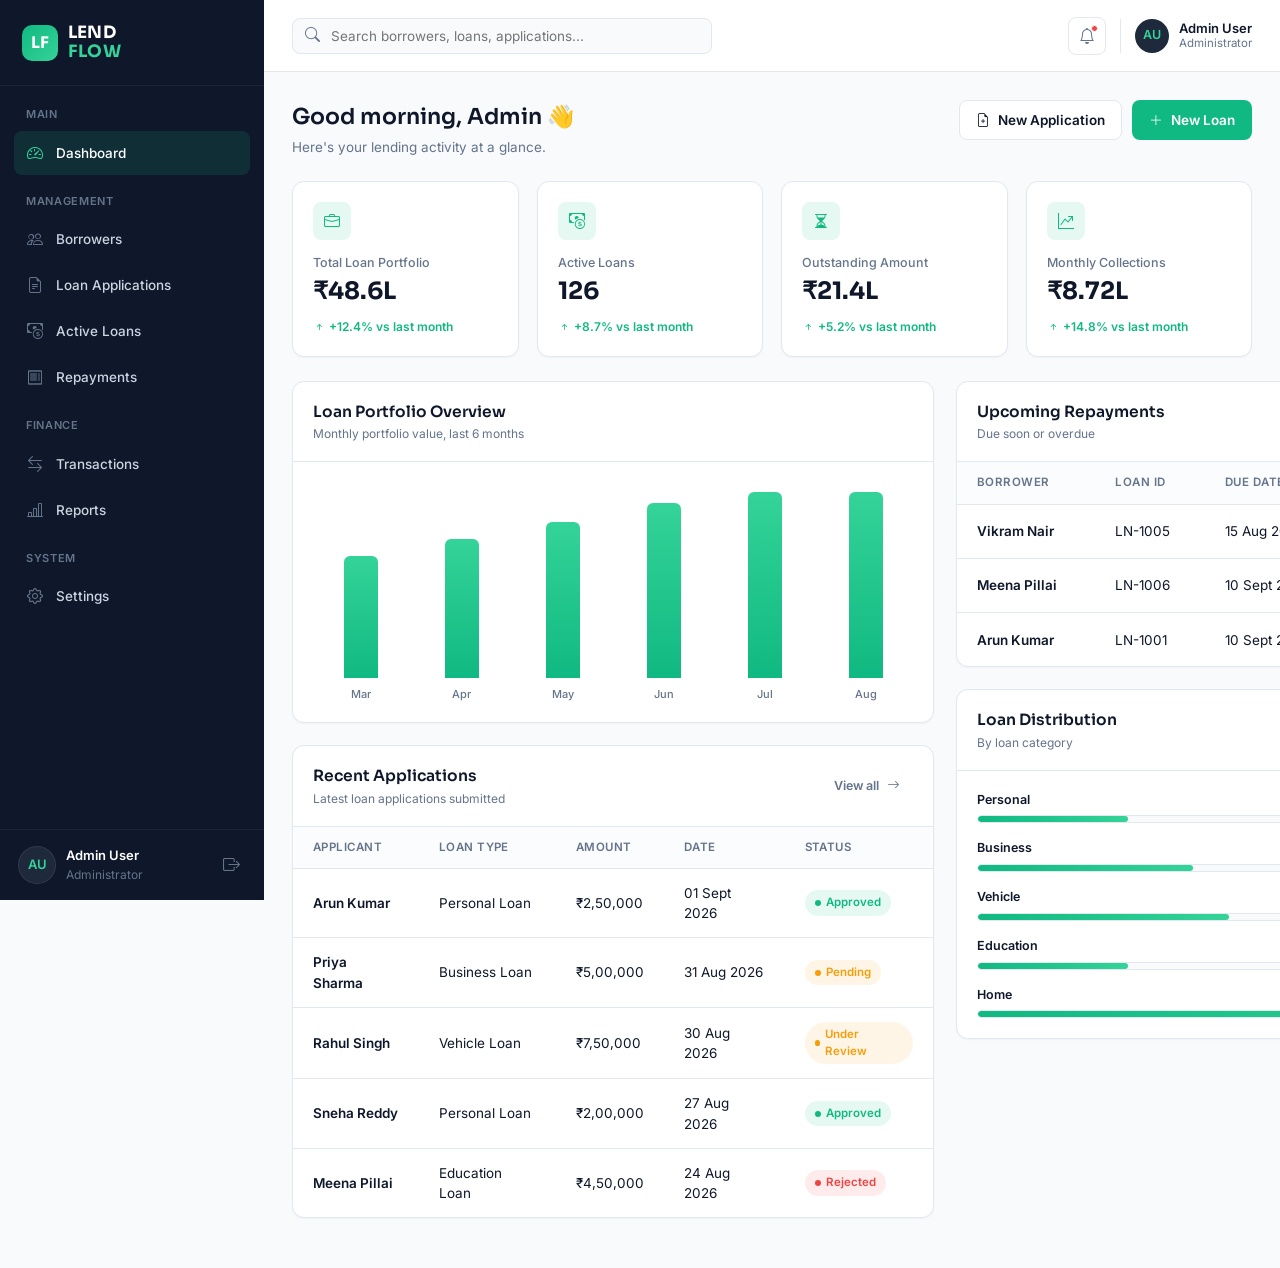
<file: index.html>
<!DOCTYPE html>
<html lang="en">
<head>
<meta charset="UTF-8">
<meta name="viewport" content="width=device-width, initial-scale=1.0">
<title>Dashboard · LendFlow</title>
<meta name="description" content="LendFlow loan management dashboard overview.">
<link rel="preconnect" href="https://fonts.googleapis.com">
<link href="https://fonts.googleapis.com/css2?family=Sora:wght@500;600;700;800&family=Inter:wght@400;500;600;700&display=swap" rel="stylesheet">
<link rel="stylesheet" href="https://cdn.jsdelivr.net/npm/bootstrap-icons@1.11.3/font/bootstrap-icons.css">
<link rel="stylesheet" href="css/style.css">
</head>
<body>
  <div class="app-shell">
    <aside class="sidebar">
      <div class="sidebar-brand">
        <div class="brand-mark">LF</div>
        <div class="brand-text">LEND<span>FLOW</span></div>
      </div>
      <nav class="sidebar-nav">
        <div class="nav-section-label">MAIN</div>
          <a href="index.html" class="nav-link"><i class="bi bi-speedometer2"></i><span>Dashboard</span></a>
        <div class="nav-section-label">MANAGEMENT</div>
          <a href="borrowers.html" class="nav-link"><i class="bi bi-people"></i><span>Borrowers</span></a>
          <a href="applications.html" class="nav-link"><i class="bi bi-file-earmark-text"></i><span>Loan Applications</span></a>
          <a href="loans.html" class="nav-link"><i class="bi bi-cash-coin"></i><span>Active Loans</span></a>
          <a href="repayments.html" class="nav-link"><i class="bi bi-receipt"></i><span>Repayments</span></a>
        <div class="nav-section-label">FINANCE</div>
          <a href="transactions.html" class="nav-link"><i class="bi bi-arrow-left-right"></i><span>Transactions</span></a>
          <a href="reports.html" class="nav-link"><i class="bi bi-bar-chart-line"></i><span>Reports</span></a>
        <div class="nav-section-label">SYSTEM</div>
          <a href="settings.html" class="nav-link"><i class="bi bi-gear"></i><span>Settings</span></a>
      </nav>
      <div class="sidebar-footer">
        <div class="avatar">AU</div>
        <div class="who">
          <div class="name">Admin User</div>
          <div class="role">Administrator</div>
        </div>
        <button class="logout-btn" title="Log out" aria-label="Log out"><i class="bi bi-box-arrow-right"></i></button>
      </div>
    </aside>
    <div class="sidebar-overlay" data-menu-toggle></div>
    <div class="main-area">
    <header class="topbar">
      <button class="menu-toggle" data-menu-toggle aria-label="Toggle menu"><i class="bi bi-list"></i></button>
      <div class="topbar-search">
        <i class="bi bi-search"></i>
        <input type="text" placeholder="Search borrowers, loans, applications..." aria-label="Search">
      </div>
      <div class="topbar-right">
        <button class="icon-btn" aria-label="Notifications"><i class="bi bi-bell"></i><span class="dot"></span></button>
        <div class="topbar-profile">
          <div class="avatar-sm">AU</div>
          <div class="info">
            <div class="name">Admin User</div>
            <div class="role">Administrator</div>
          </div>
        </div>
      </div>
    </header>
      <main class="page-content">

        <div class="page-head">
          <div>
            <h1 id="greeting">Good morning, Admin 👋</h1>
            <div class="subtitle">Here's your lending activity at a glance.</div>
          </div>
          <div class="page-head-actions">
            <a href="applications.html" class="btn btn-outline"><i class="bi bi-file-earmark-plus"></i> New Application</a>
            <a href="loans.html" class="btn btn-primary"><i class="bi bi-plus-lg"></i> New Loan</a>
          </div>
        </div>

        <div class="stats-grid">
          <div class="stat-card">
            <div class="stat-top"><div class="stat-icon"><i class="bi bi-briefcase"></i></div></div>
            <div class="stat-label">Total Loan Portfolio</div>
            <div class="stat-value">₹48.6L</div>
            <div class="stat-change up"><i class="bi bi-arrow-up-short"></i> +12.4% vs last month</div>
          </div>
          <div class="stat-card">
            <div class="stat-top"><div class="stat-icon"><i class="bi bi-cash-coin"></i></div></div>
            <div class="stat-label">Active Loans</div>
            <div class="stat-value">126</div>
            <div class="stat-change up"><i class="bi bi-arrow-up-short"></i> +8.7% vs last month</div>
          </div>
          <div class="stat-card">
            <div class="stat-top"><div class="stat-icon"><i class="bi bi-hourglass-split"></i></div></div>
            <div class="stat-label">Outstanding Amount</div>
            <div class="stat-value">₹21.4L</div>
            <div class="stat-change up"><i class="bi bi-arrow-up-short"></i> +5.2% vs last month</div>
          </div>
          <div class="stat-card">
            <div class="stat-top"><div class="stat-icon"><i class="bi bi-graph-up-arrow"></i></div></div>
            <div class="stat-label">Monthly Collections</div>
            <div class="stat-value">₹8.72L</div>
            <div class="stat-change up"><i class="bi bi-arrow-up-short"></i> +14.8% vs last month</div>
          </div>
        </div>

        <div class="content-grid">
          <div>
            <div class="panel">
              <div class="panel-head">
                <div>
                  <h2>Loan Portfolio Overview</h2>
                  <div class="panel-sub">Monthly portfolio value, last 6 months</div>
                </div>
              </div>
              <div class="panel-body">
                <div class="bar-chart" id="portfolioChart"></div>
              </div>
            </div>

            <div class="panel">
              <div class="panel-head">
                <div>
                  <h2>Recent Applications</h2>
                  <div class="panel-sub">Latest loan applications submitted</div>
                </div>
                <a href="applications.html" class="btn btn-ghost btn-sm">View all <i class="bi bi-arrow-right"></i></a>
              </div>
              <div class="panel-body no-pad">
                <div class="table-scroll">
                  <table class="data-table">
                    <thead><tr><th>Applicant</th><th>Loan Type</th><th>Amount</th><th>Date</th><th>Status</th></tr></thead>
                    <tbody id="recentApplicationsBody"></tbody>
                  </table>
                </div>
              </div>
            </div>
          </div>

          <div>
            <div class="panel">
              <div class="panel-head">
                <div>
                  <h2>Upcoming Repayments</h2>
                  <div class="panel-sub">Due soon or overdue</div>
                </div>
              </div>
              <div class="panel-body no-pad">
                <div class="table-scroll">
                  <table class="data-table">
                    <thead><tr><th>Borrower</th><th>Loan ID</th><th>Due Date</th><th>Amount</th><th>Status</th></tr></thead>
                    <tbody id="upcomingRepaymentsBody"></tbody>
                  </table>
                </div>
              </div>
            </div>

            <div class="panel">
              <div class="panel-head">
                <div>
                  <h2>Loan Distribution</h2>
                  <div class="panel-sub">By loan category</div>
                </div>
              </div>
              <div class="panel-body">
                <div class="hbar-list" id="loanDistribution"></div>
              </div>
            </div>
          </div>
        </div>

      </main>
    </div>
  </div>

  <script src="js/app.js"></script>
  <script src="js/dashboard.js"></script>
</body>
</html>
</file>
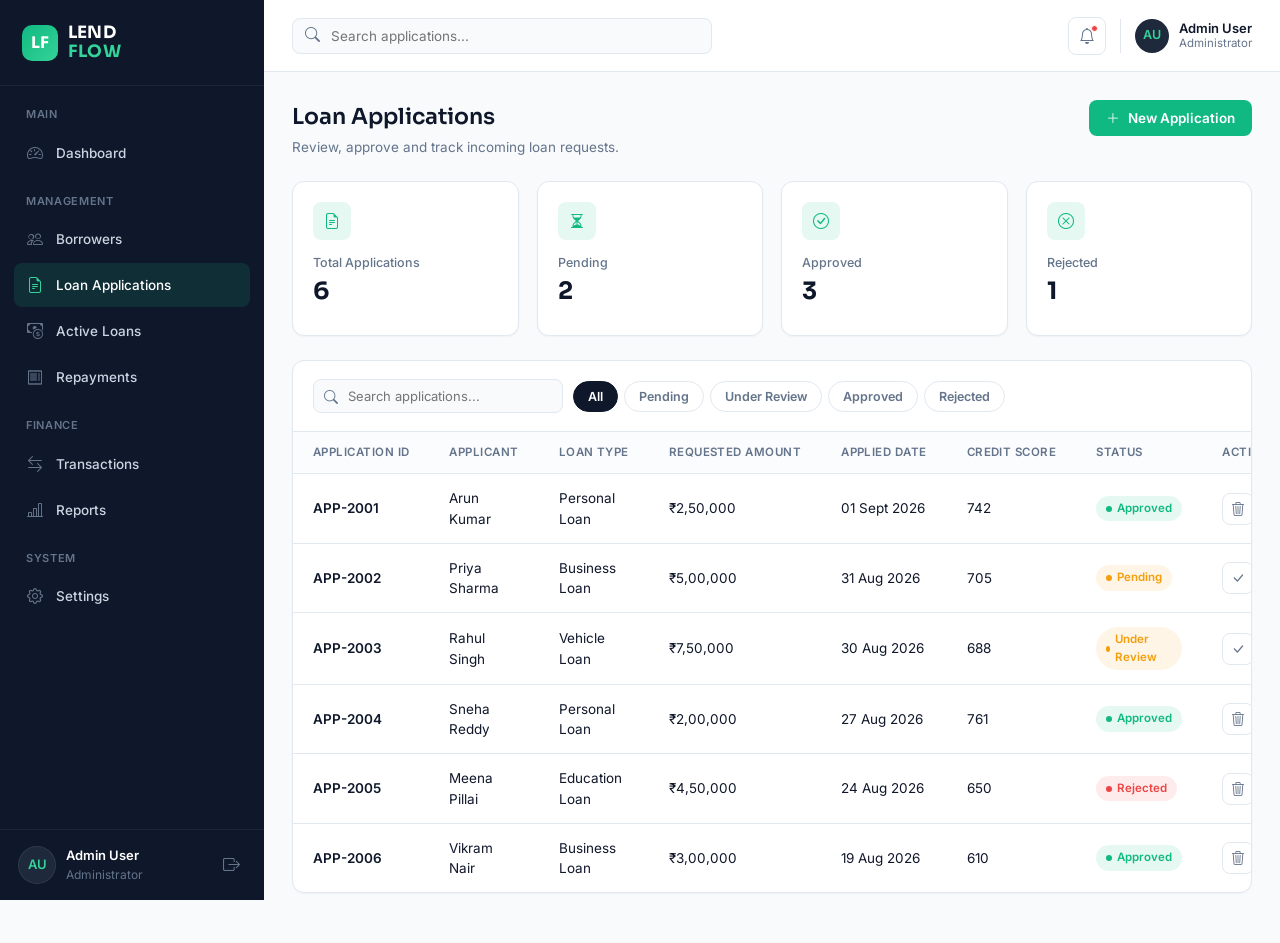
<file: applications.html>
<!DOCTYPE html>
<html lang="en">
<head>
<meta charset="UTF-8">
<meta name="viewport" content="width=device-width, initial-scale=1.0">
<title>Loan Applications · LendFlow</title>
<meta name="description" content="Review, approve and track incoming loan requests.">
<link rel="preconnect" href="https://fonts.googleapis.com">
<link href="https://fonts.googleapis.com/css2?family=Sora:wght@500;600;700;800&family=Inter:wght@400;500;600;700&display=swap" rel="stylesheet">
<link rel="stylesheet" href="https://cdn.jsdelivr.net/npm/bootstrap-icons@1.11.3/font/bootstrap-icons.css">
<link rel="stylesheet" href="css/style.css">
</head>
<body>
  <div class="app-shell">
    <aside class="sidebar">
      <div class="sidebar-brand">
        <div class="brand-mark">LF</div>
        <div class="brand-text">LEND<span>FLOW</span></div>
      </div>
      <nav class="sidebar-nav">
        <div class="nav-section-label">MAIN</div>
          <a href="index.html" class="nav-link"><i class="bi bi-speedometer2"></i><span>Dashboard</span></a>
        <div class="nav-section-label">MANAGEMENT</div>
          <a href="borrowers.html" class="nav-link"><i class="bi bi-people"></i><span>Borrowers</span></a>
          <a href="applications.html" class="nav-link"><i class="bi bi-file-earmark-text"></i><span>Loan Applications</span></a>
          <a href="loans.html" class="nav-link"><i class="bi bi-cash-coin"></i><span>Active Loans</span></a>
          <a href="repayments.html" class="nav-link"><i class="bi bi-receipt"></i><span>Repayments</span></a>
        <div class="nav-section-label">FINANCE</div>
          <a href="transactions.html" class="nav-link"><i class="bi bi-arrow-left-right"></i><span>Transactions</span></a>
          <a href="reports.html" class="nav-link"><i class="bi bi-bar-chart-line"></i><span>Reports</span></a>
        <div class="nav-section-label">SYSTEM</div>
          <a href="settings.html" class="nav-link"><i class="bi bi-gear"></i><span>Settings</span></a>
      </nav>
      <div class="sidebar-footer">
        <div class="avatar">AU</div>
        <div class="who">
          <div class="name">Admin User</div>
          <div class="role">Administrator</div>
        </div>
        <button class="logout-btn" title="Log out" aria-label="Log out"><i class="bi bi-box-arrow-right"></i></button>
      </div>
    </aside>
    <div class="sidebar-overlay" data-menu-toggle></div>
    <div class="main-area">
    <header class="topbar">
      <button class="menu-toggle" data-menu-toggle aria-label="Toggle menu"><i class="bi bi-list"></i></button>
      <div class="topbar-search">
        <i class="bi bi-search"></i>
        <input type="text" placeholder="Search applications..." aria-label="Search">
      </div>
      <div class="topbar-right">
        <button class="icon-btn" aria-label="Notifications"><i class="bi bi-bell"></i><span class="dot"></span></button>
        <div class="topbar-profile">
          <div class="avatar-sm">AU</div>
          <div class="info">
            <div class="name">Admin User</div>
            <div class="role">Administrator</div>
          </div>
        </div>
      </div>
    </header>
      <main class="page-content">

        <div class="page-head">
          <div>
            <h1>Loan Applications</h1>
            <div class="subtitle">Review, approve and track incoming loan requests.</div>
          </div>
          <div class="page-head-actions">
            <button class="btn btn-primary" id="addApplicationBtn"><i class="bi bi-plus-lg"></i> New Application</button>
          </div>
        </div>

        <div class="stats-grid">
          <div class="stat-card">
            <div class="stat-top"><div class="stat-icon"><i class="bi bi-file-earmark-text"></i></div></div>
            <div class="stat-label">Total Applications</div>
            <div class="stat-value" id="statTotalApps">0</div>
          </div>
          <div class="stat-card">
            <div class="stat-top"><div class="stat-icon"><i class="bi bi-hourglass-split"></i></div></div>
            <div class="stat-label">Pending</div>
            <div class="stat-value" id="statPendingApps">0</div>
          </div>
          <div class="stat-card">
            <div class="stat-top"><div class="stat-icon"><i class="bi bi-check-circle"></i></div></div>
            <div class="stat-label">Approved</div>
            <div class="stat-value" id="statApprovedApps">0</div>
          </div>
          <div class="stat-card">
            <div class="stat-top"><div class="stat-icon"><i class="bi bi-x-circle"></i></div></div>
            <div class="stat-label">Rejected</div>
            <div class="stat-value" id="statRejectedApps">0</div>
          </div>
        </div>

        <div class="panel">
          <div class="panel-head">
            <div class="toolbar">
              <div class="search-input">
                <i class="bi bi-search"></i>
                <input type="text" id="appSearch" placeholder="Search applications...">
              </div>
              <div class="filter-pills">
                <button class="filter-pill active" data-app-filter="All">All</button>
                <button class="filter-pill" data-app-filter="Pending">Pending</button>
                <button class="filter-pill" data-app-filter="Under Review">Under Review</button>
                <button class="filter-pill" data-app-filter="Approved">Approved</button>
                <button class="filter-pill" data-app-filter="Rejected">Rejected</button>
              </div>
            </div>
          </div>
          <div class="panel-body no-pad">
            <div class="table-scroll">
              <table class="data-table">
                <thead>
                  <tr>
                    <th>Application ID</th><th>Applicant</th><th>Loan Type</th><th>Requested Amount</th>
                    <th>Applied Date</th><th>Credit Score</th><th>Status</th><th>Actions</th>
                  </tr>
                </thead>
                <tbody id="applicationsBody"></tbody>
              </table>
            </div>
          </div>
        </div>

        <!-- Add Application Modal -->
        <div class="modal-backdrop" id="applicationModal">
          <div class="modal">
            <div class="modal-head">
              <h3>New Loan Application</h3>
              <button class="modal-close" data-modal-close aria-label="Close"><i class="bi bi-x-lg"></i></button>
            </div>
            <form id="applicationForm" novalidate>
              <div class="modal-body">
                <div class="form-grid">
                  <div class="form-group full">
                    <label for="appBorrowerSelect">Borrower</label>
                    <select class="form-control" id="appBorrowerSelect" name="borrower" required></select>
                    <span class="error-text">Please select a borrower.</span>
                  </div>
                  <div class="form-group">
                    <label for="loanType">Loan Type</label>
                    <select class="form-control" id="loanType" name="loanType" required>
                      <option value="Personal Loan">Personal Loan</option>
                      <option value="Business Loan">Business Loan</option>
                      <option value="Vehicle Loan">Vehicle Loan</option>
                      <option value="Education Loan">Education Loan</option>
                      <option value="Home Loan">Home Loan</option>
                    </select>
                  </div>
                  <div class="form-group">
                    <label for="amount">Requested Amount (₹)</label>
                    <input class="form-control" type="number" id="amount" name="amount" min="1" required>
                    <span class="error-text">Enter a valid amount.</span>
                  </div>
                  <div class="form-group">
                    <label for="tenure">Tenure (months)</label>
                    <input class="form-control" type="number" id="tenure" name="tenure" min="1" required>
                    <span class="error-text">Enter a valid tenure.</span>
                  </div>
                  <div class="form-group">
                    <label for="creditScore">Credit Score</label>
                    <input class="form-control" type="number" id="creditScore" name="creditScore" min="300" max="900" required>
                    <span class="error-text">Enter a valid credit score.</span>
                  </div>
                  <div class="form-group">
                    <label for="appIncome">Monthly Income (₹)</label>
                    <input class="form-control" type="number" id="appIncome" name="income" min="0" required>
                    <span class="error-text">Enter a valid income.</span>
                  </div>
                  <div class="form-group">
                    <label for="appEmployment">Employment Type</label>
                    <select class="form-control" id="appEmployment" name="employment" required>
                      <option value="Salaried">Salaried</option>
                      <option value="Self-Employed">Self-Employed</option>
                      <option value="Business Owner">Business Owner</option>
                    </select>
                  </div>
                  <div class="form-group full">
                    <label for="purpose">Purpose of Loan</label>
                    <input class="form-control" type="text" id="purpose" name="purpose" required>
                    <span class="error-text">Please describe the purpose.</span>
                  </div>
                  <div class="form-group full">
                    <label for="appNotes">Notes <span class="hint">(optional)</span></label>
                    <textarea class="form-control" id="appNotes" name="notes"></textarea>
                  </div>
                </div>
              </div>
              <div class="modal-foot">
                <button type="button" class="btn btn-outline" data-modal-close>Cancel</button>
                <button type="submit" class="btn btn-primary">Submit Application</button>
              </div>
            </form>
          </div>
        </div>

      </main>
    </div>
  </div>

  <script src="js/app.js"></script>
  <script src="js/applications.js"></script>
</body>
</html>
</file>
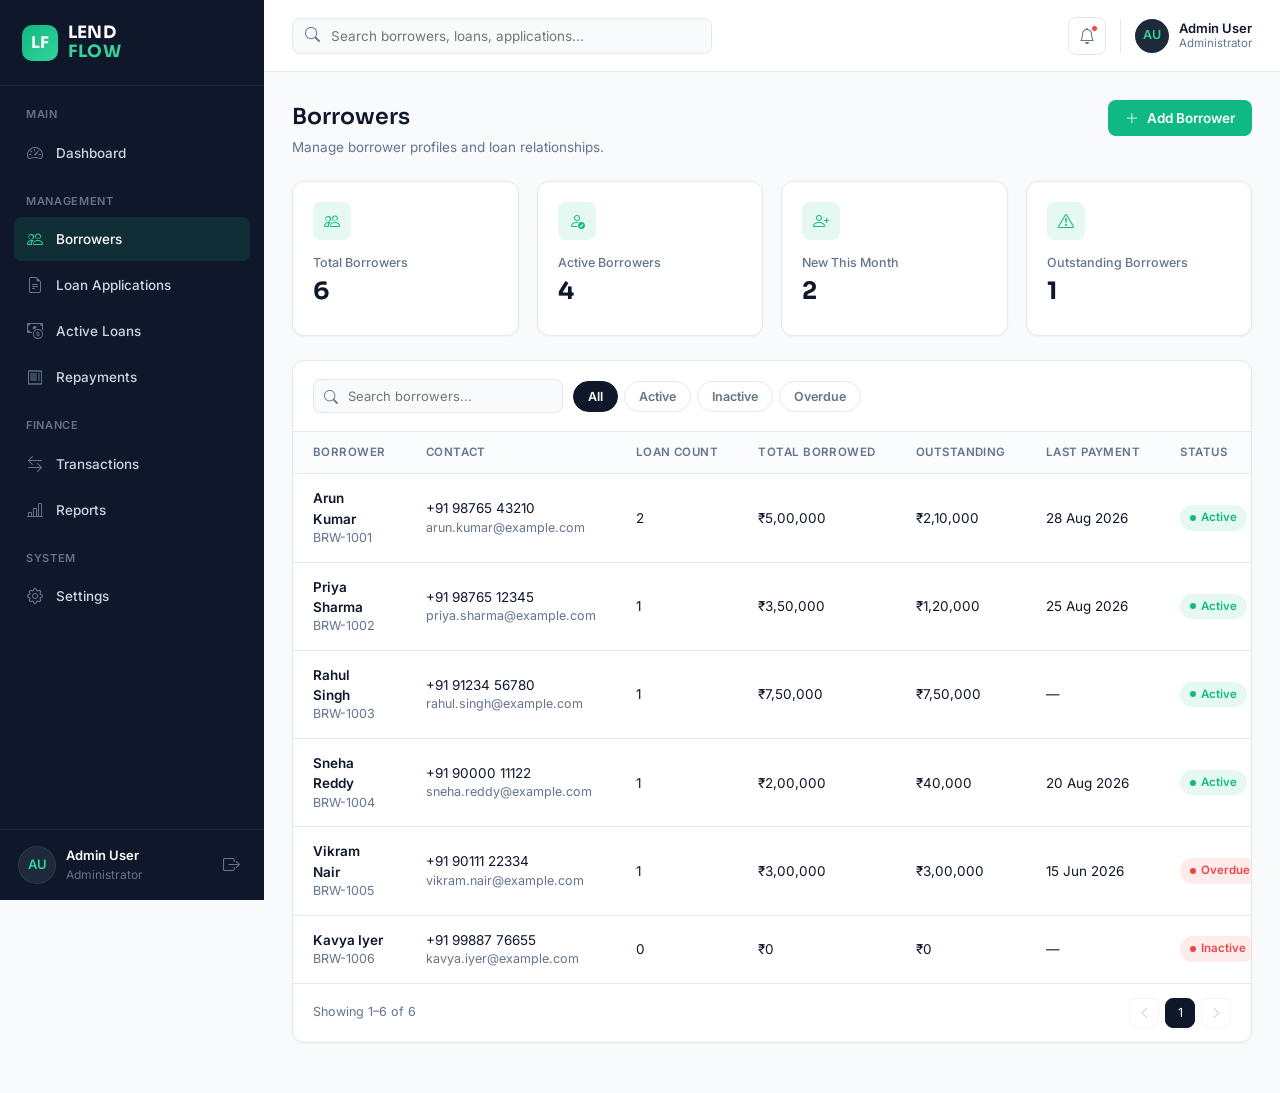
<file: borrowers.html>
<!DOCTYPE html>
<html lang="en">
<head>
<meta charset="UTF-8">
<meta name="viewport" content="width=device-width, initial-scale=1.0">
<title>Borrowers · LendFlow</title>
<meta name="description" content="Manage borrower profiles and loan relationships.">
<link rel="preconnect" href="https://fonts.googleapis.com">
<link href="https://fonts.googleapis.com/css2?family=Sora:wght@500;600;700;800&family=Inter:wght@400;500;600;700&display=swap" rel="stylesheet">
<link rel="stylesheet" href="https://cdn.jsdelivr.net/npm/bootstrap-icons@1.11.3/font/bootstrap-icons.css">
<link rel="stylesheet" href="css/style.css">
</head>
<body>
  <div class="app-shell">
    <aside class="sidebar">
      <div class="sidebar-brand">
        <div class="brand-mark">LF</div>
        <div class="brand-text">LEND<span>FLOW</span></div>
      </div>
      <nav class="sidebar-nav">
        <div class="nav-section-label">MAIN</div>
          <a href="index.html" class="nav-link"><i class="bi bi-speedometer2"></i><span>Dashboard</span></a>
        <div class="nav-section-label">MANAGEMENT</div>
          <a href="borrowers.html" class="nav-link"><i class="bi bi-people"></i><span>Borrowers</span></a>
          <a href="applications.html" class="nav-link"><i class="bi bi-file-earmark-text"></i><span>Loan Applications</span></a>
          <a href="loans.html" class="nav-link"><i class="bi bi-cash-coin"></i><span>Active Loans</span></a>
          <a href="repayments.html" class="nav-link"><i class="bi bi-receipt"></i><span>Repayments</span></a>
        <div class="nav-section-label">FINANCE</div>
          <a href="transactions.html" class="nav-link"><i class="bi bi-arrow-left-right"></i><span>Transactions</span></a>
          <a href="reports.html" class="nav-link"><i class="bi bi-bar-chart-line"></i><span>Reports</span></a>
        <div class="nav-section-label">SYSTEM</div>
          <a href="settings.html" class="nav-link"><i class="bi bi-gear"></i><span>Settings</span></a>
      </nav>
      <div class="sidebar-footer">
        <div class="avatar">AU</div>
        <div class="who">
          <div class="name">Admin User</div>
          <div class="role">Administrator</div>
        </div>
        <button class="logout-btn" title="Log out" aria-label="Log out"><i class="bi bi-box-arrow-right"></i></button>
      </div>
    </aside>
    <div class="sidebar-overlay" data-menu-toggle></div>
    <div class="main-area">
    <header class="topbar">
      <button class="menu-toggle" data-menu-toggle aria-label="Toggle menu"><i class="bi bi-list"></i></button>
      <div class="topbar-search">
        <i class="bi bi-search"></i>
        <input type="text" placeholder="Search borrowers, loans, applications..." aria-label="Search">
      </div>
      <div class="topbar-right">
        <button class="icon-btn" aria-label="Notifications"><i class="bi bi-bell"></i><span class="dot"></span></button>
        <div class="topbar-profile">
          <div class="avatar-sm">AU</div>
          <div class="info">
            <div class="name">Admin User</div>
            <div class="role">Administrator</div>
          </div>
        </div>
      </div>
    </header>
      <main class="page-content">

        <div class="page-head">
          <div>
            <h1>Borrowers</h1>
            <div class="subtitle">Manage borrower profiles and loan relationships.</div>
          </div>
          <div class="page-head-actions">
            <button class="btn btn-primary" id="addBorrowerBtn"><i class="bi bi-plus-lg"></i> Add Borrower</button>
          </div>
        </div>

        <div class="stats-grid">
          <div class="stat-card">
            <div class="stat-top"><div class="stat-icon"><i class="bi bi-people"></i></div></div>
            <div class="stat-label">Total Borrowers</div>
            <div class="stat-value" id="statTotalBorrowers">0</div>
          </div>
          <div class="stat-card">
            <div class="stat-top"><div class="stat-icon"><i class="bi bi-person-check"></i></div></div>
            <div class="stat-label">Active Borrowers</div>
            <div class="stat-value" id="statActiveBorrowers">0</div>
          </div>
          <div class="stat-card">
            <div class="stat-top"><div class="stat-icon"><i class="bi bi-person-plus"></i></div></div>
            <div class="stat-label">New This Month</div>
            <div class="stat-value" id="statNewBorrowers">0</div>
          </div>
          <div class="stat-card">
            <div class="stat-top"><div class="stat-icon"><i class="bi bi-exclamation-triangle"></i></div></div>
            <div class="stat-label">Outstanding Borrowers</div>
            <div class="stat-value" id="statOverdueBorrowers">0</div>
          </div>
        </div>

        <div class="panel">
          <div class="panel-head">
            <div class="toolbar">
              <div class="search-input">
                <i class="bi bi-search"></i>
                <input type="text" id="borrowerSearch" placeholder="Search borrowers...">
              </div>
              <div class="filter-pills">
                <button class="filter-pill active" data-filter="All">All</button>
                <button class="filter-pill" data-filter="Active">Active</button>
                <button class="filter-pill" data-filter="Inactive">Inactive</button>
                <button class="filter-pill" data-filter="Overdue">Overdue</button>
              </div>
            </div>
          </div>
          <div class="panel-body no-pad">
            <div class="table-scroll">
              <table class="data-table">
                <thead>
                  <tr>
                    <th>Borrower</th><th>Contact</th><th>Loan Count</th><th>Total Borrowed</th>
                    <th>Outstanding</th><th>Last Payment</th><th>Status</th><th>Actions</th>
                  </tr>
                </thead>
                <tbody id="borrowersBody"></tbody>
              </table>
            </div>
            <div class="pagination">
              <div class="page-info" id="borrowersPageInfo"></div>
              <div class="page-btns" id="borrowersPageBtns"></div>
            </div>
          </div>
        </div>

        <!-- Add / Edit Borrower Modal -->
        <div class="modal-backdrop" id="borrowerModal">
          <div class="modal">
            <div class="modal-head">
              <h3 id="borrowerModalTitle">Add Borrower</h3>
              <button class="modal-close" data-modal-close aria-label="Close"><i class="bi bi-x-lg"></i></button>
            </div>
            <form id="borrowerForm" novalidate>
              <div class="modal-body">
                <div class="form-grid">
                  <div class="form-group full">
                    <label for="fullName">Full Name</label>
                    <input class="form-control" type="text" id="fullName" name="fullName" required>
                    <span class="error-text">Full name is required.</span>
                  </div>
                  <div class="form-group">
                    <label for="phone">Phone</label>
                    <input class="form-control" type="tel" id="phone" name="phone" required>
                    <span class="error-text">Enter a valid phone number.</span>
                  </div>
                  <div class="form-group">
                    <label for="email">Email</label>
                    <input class="form-control" type="email" id="email" name="email" required>
                    <span class="error-text">Enter a valid email address.</span>
                  </div>
                  <div class="form-group">
                    <label for="dob">Date of Birth</label>
                    <input class="form-control" type="date" id="dob" name="dob" required>
                    <span class="error-text">Date of birth is required.</span>
                  </div>
                  <div class="form-group">
                    <label for="occupation">Occupation</label>
                    <input class="form-control" type="text" id="occupation" name="occupation" required>
                    <span class="error-text">Occupation is required.</span>
                  </div>
                  <div class="form-group full">
                    <label for="address">Address</label>
                    <input class="form-control" type="text" id="address" name="address" required>
                    <span class="error-text">Address is required.</span>
                  </div>
                  <div class="form-group">
                    <label for="income">Monthly Income (₹)</label>
                    <input class="form-control" type="number" id="income" name="income" min="0" required>
                    <span class="error-text">Enter a valid income.</span>
                  </div>
                  <div class="form-group">
                    <label for="employment">Employment Type</label>
                    <select class="form-control" id="employment" name="employment" required>
                      <option value="Salaried">Salaried</option>
                      <option value="Self-Employed">Self-Employed</option>
                      <option value="Business Owner">Business Owner</option>
                      <option value="Unemployed">Unemployed</option>
                    </select>
                  </div>
                  <div class="form-group full">
                    <label for="notes">Notes <span class="hint">(optional)</span></label>
                    <textarea class="form-control" id="notes" name="notes"></textarea>
                  </div>
                </div>
              </div>
              <div class="modal-foot">
                <button type="button" class="btn btn-outline" data-modal-close>Cancel</button>
                <button type="submit" class="btn btn-primary">Save Borrower</button>
              </div>
            </form>
          </div>
        </div>

      </main>
    </div>
  </div>

  <script src="js/app.js"></script>
  <script src="js/borrowers.js"></script>
</body>
</html>
</file>
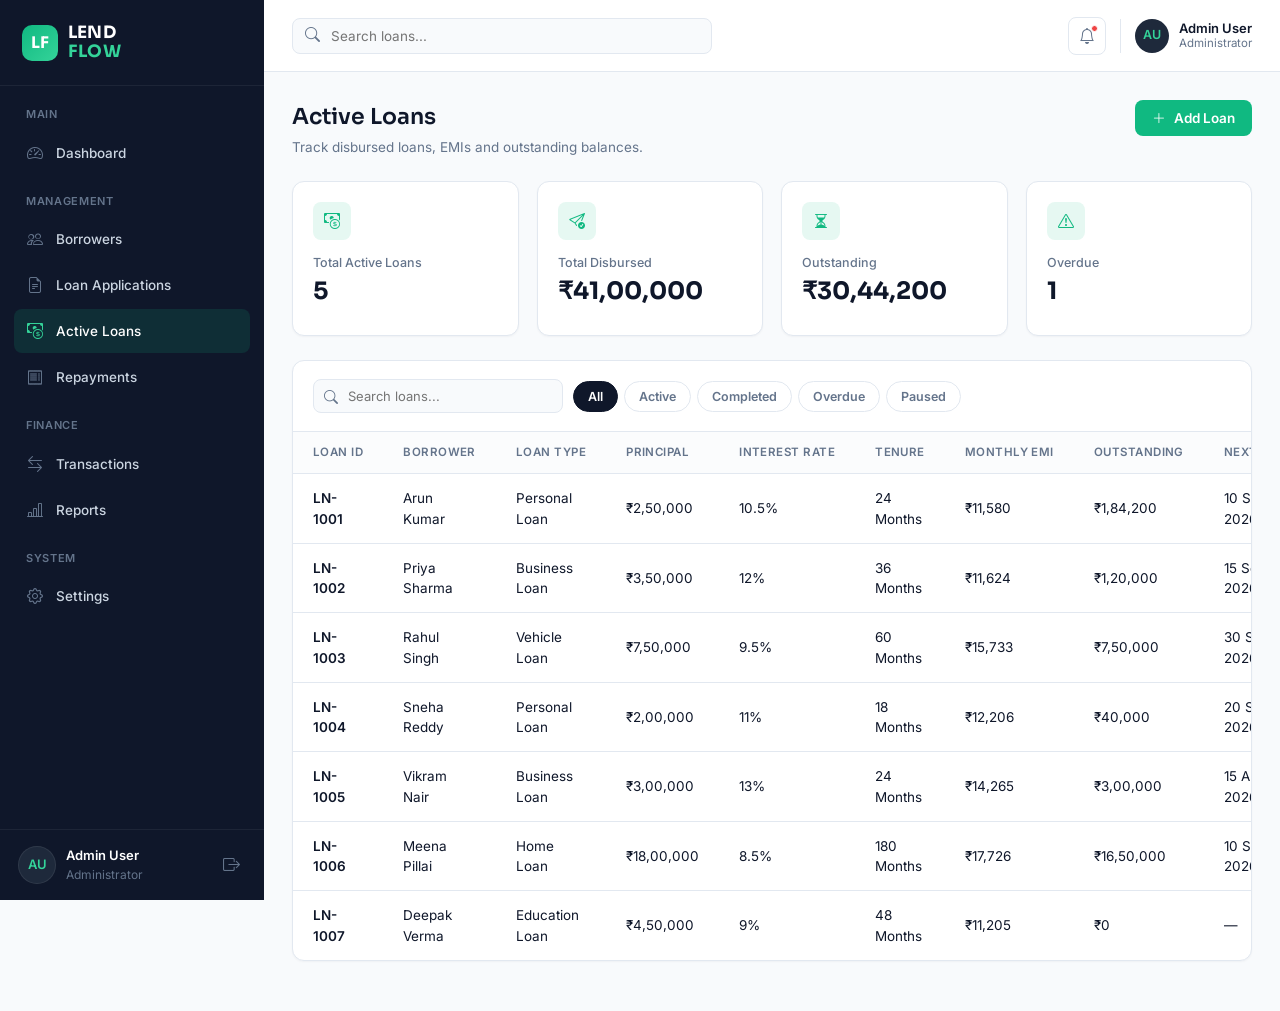
<file: loans.html>
<!DOCTYPE html>
<html lang="en">
<head>
<meta charset="UTF-8">
<meta name="viewport" content="width=device-width, initial-scale=1.0">
<title>Active Loans · LendFlow</title>
<meta name="description" content="Track disbursed loans, EMIs and outstanding balances.">
<link rel="preconnect" href="https://fonts.googleapis.com">
<link href="https://fonts.googleapis.com/css2?family=Sora:wght@500;600;700;800&family=Inter:wght@400;500;600;700&display=swap" rel="stylesheet">
<link rel="stylesheet" href="https://cdn.jsdelivr.net/npm/bootstrap-icons@1.11.3/font/bootstrap-icons.css">
<link rel="stylesheet" href="css/style.css">
</head>
<body>
  <div class="app-shell">
    <aside class="sidebar">
      <div class="sidebar-brand">
        <div class="brand-mark">LF</div>
        <div class="brand-text">LEND<span>FLOW</span></div>
      </div>
      <nav class="sidebar-nav">
        <div class="nav-section-label">MAIN</div>
          <a href="index.html" class="nav-link"><i class="bi bi-speedometer2"></i><span>Dashboard</span></a>
        <div class="nav-section-label">MANAGEMENT</div>
          <a href="borrowers.html" class="nav-link"><i class="bi bi-people"></i><span>Borrowers</span></a>
          <a href="applications.html" class="nav-link"><i class="bi bi-file-earmark-text"></i><span>Loan Applications</span></a>
          <a href="loans.html" class="nav-link"><i class="bi bi-cash-coin"></i><span>Active Loans</span></a>
          <a href="repayments.html" class="nav-link"><i class="bi bi-receipt"></i><span>Repayments</span></a>
        <div class="nav-section-label">FINANCE</div>
          <a href="transactions.html" class="nav-link"><i class="bi bi-arrow-left-right"></i><span>Transactions</span></a>
          <a href="reports.html" class="nav-link"><i class="bi bi-bar-chart-line"></i><span>Reports</span></a>
        <div class="nav-section-label">SYSTEM</div>
          <a href="settings.html" class="nav-link"><i class="bi bi-gear"></i><span>Settings</span></a>
      </nav>
      <div class="sidebar-footer">
        <div class="avatar">AU</div>
        <div class="who">
          <div class="name">Admin User</div>
          <div class="role">Administrator</div>
        </div>
        <button class="logout-btn" title="Log out" aria-label="Log out"><i class="bi bi-box-arrow-right"></i></button>
      </div>
    </aside>
    <div class="sidebar-overlay" data-menu-toggle></div>
    <div class="main-area">
    <header class="topbar">
      <button class="menu-toggle" data-menu-toggle aria-label="Toggle menu"><i class="bi bi-list"></i></button>
      <div class="topbar-search">
        <i class="bi bi-search"></i>
        <input type="text" placeholder="Search loans..." aria-label="Search">
      </div>
      <div class="topbar-right">
        <button class="icon-btn" aria-label="Notifications"><i class="bi bi-bell"></i><span class="dot"></span></button>
        <div class="topbar-profile">
          <div class="avatar-sm">AU</div>
          <div class="info">
            <div class="name">Admin User</div>
            <div class="role">Administrator</div>
          </div>
        </div>
      </div>
    </header>
      <main class="page-content">

        <div class="page-head">
          <div>
            <h1>Active Loans</h1>
            <div class="subtitle">Track disbursed loans, EMIs and outstanding balances.</div>
          </div>
          <div class="page-head-actions">
            <button class="btn btn-primary" id="addLoanBtn"><i class="bi bi-plus-lg"></i> Add Loan</button>
          </div>
        </div>

        <div class="stats-grid">
          <div class="stat-card">
            <div class="stat-top"><div class="stat-icon"><i class="bi bi-cash-coin"></i></div></div>
            <div class="stat-label">Total Active Loans</div>
            <div class="stat-value" id="statActiveLoans">0</div>
          </div>
          <div class="stat-card">
            <div class="stat-top"><div class="stat-icon"><i class="bi bi-send-check"></i></div></div>
            <div class="stat-label">Total Disbursed</div>
            <div class="stat-value" id="statTotalDisbursed">₹0</div>
          </div>
          <div class="stat-card">
            <div class="stat-top"><div class="stat-icon"><i class="bi bi-hourglass-split"></i></div></div>
            <div class="stat-label">Outstanding</div>
            <div class="stat-value" id="statOutstanding">₹0</div>
          </div>
          <div class="stat-card">
            <div class="stat-top"><div class="stat-icon"><i class="bi bi-exclamation-triangle"></i></div></div>
            <div class="stat-label">Overdue</div>
            <div class="stat-value" id="statOverdueLoans">0</div>
          </div>
        </div>

        <div class="panel">
          <div class="panel-head">
            <div class="toolbar">
              <div class="search-input">
                <i class="bi bi-search"></i>
                <input type="text" id="loanSearch" placeholder="Search loans...">
              </div>
              <div class="filter-pills">
                <button class="filter-pill active" data-loan-filter="All">All</button>
                <button class="filter-pill" data-loan-filter="Active">Active</button>
                <button class="filter-pill" data-loan-filter="Completed">Completed</button>
                <button class="filter-pill" data-loan-filter="Overdue">Overdue</button>
                <button class="filter-pill" data-loan-filter="Paused">Paused</button>
              </div>
            </div>
          </div>
          <div class="panel-body no-pad">
            <div class="table-scroll">
              <table class="data-table">
                <thead>
                  <tr>
                    <th>Loan ID</th><th>Borrower</th><th>Loan Type</th><th>Principal</th><th>Interest Rate</th>
                    <th>Tenure</th><th>Monthly EMI</th><th>Outstanding</th><th>Next Due</th><th>Status</th><th>Actions</th>
                  </tr>
                </thead>
                <tbody id="loansBody"></tbody>
              </table>
            </div>
          </div>
        </div>

        <!-- Add Loan Modal -->
        <div class="modal-backdrop" id="loanModal">
          <div class="modal">
            <div class="modal-head">
              <h3>Add Loan</h3>
              <button class="modal-close" data-modal-close aria-label="Close"><i class="bi bi-x-lg"></i></button>
            </div>
            <form id="loanForm" novalidate>
              <div class="modal-body">
                <div class="form-grid">
                  <div class="form-group full">
                    <label for="loanBorrowerSelect">Borrower</label>
                    <select class="form-control" id="loanBorrowerSelect" name="borrower" required></select>
                    <span class="error-text">Please select a borrower.</span>
                  </div>
                  <div class="form-group">
                    <label for="loanTypeSelect">Loan Type</label>
                    <select class="form-control" id="loanTypeSelect" name="loanType" required>
                      <option value="Personal Loan">Personal Loan</option>
                      <option value="Business Loan">Business Loan</option>
                      <option value="Vehicle Loan">Vehicle Loan</option>
                      <option value="Education Loan">Education Loan</option>
                      <option value="Home Loan">Home Loan</option>
                    </select>
                  </div>
                  <div class="form-group">
                    <label for="startDate">Start Date</label>
                    <input class="form-control" type="date" id="startDate" name="startDate" required>
                    <span class="error-text">Start date is required.</span>
                  </div>
                  <div class="form-group">
                    <label for="loanPrincipal">Principal Amount (₹)</label>
                    <input class="form-control" type="number" id="loanPrincipal" name="principal" min="1" required>
                    <span class="error-text">Enter a valid principal.</span>
                  </div>
                  <div class="form-group">
                    <label for="loanRate">Interest Rate (% p.a.)</label>
                    <input class="form-control" type="number" step="0.1" id="loanRate" name="rate" min="0" required>
                    <span class="error-text">Enter a valid rate.</span>
                  </div>
                  <div class="form-group">
                    <label for="loanTenure">Tenure (months)</label>
                    <input class="form-control" type="number" id="loanTenure" name="tenure" min="1" required>
                    <span class="error-text">Enter a valid tenure.</span>
                  </div>
                  <div class="form-group">
                    <label for="frequency">Payment Frequency</label>
                    <select class="form-control" id="frequency" name="frequency" required>
                      <option value="Monthly">Monthly</option>
                      <option value="Weekly">Weekly</option>
                      <option value="Quarterly">Quarterly</option>
                    </select>
                  </div>
                  <div class="form-group full">
                    <label for="loanNotes">Notes <span class="hint">(optional)</span></label>
                    <textarea class="form-control" id="loanNotes" name="notes"></textarea>
                  </div>
                  <div class="form-group full">
                    <label class="mt-0">Estimated Repayment</label>
                    <div class="emi-summary">
                      <div class="emi-item"><div class="emi-label">Monthly EMI</div><div class="emi-value accent" id="emiPreview">₹0</div></div>
                      <div class="emi-item"><div class="emi-label">Total Interest</div><div class="emi-value" id="emiInterest">₹0</div></div>
                      <div class="emi-item"><div class="emi-label">Total Payable</div><div class="emi-value" id="emiTotal">₹0</div></div>
                    </div>
                  </div>
                </div>
              </div>
              <div class="modal-foot">
                <button type="button" class="btn btn-outline" data-modal-close>Cancel</button>
                <button type="submit" class="btn btn-primary">Create Loan</button>
              </div>
            </form>
          </div>
        </div>

      </main>
    </div>
  </div>

  <script src="js/app.js"></script>
  <script src="js/loans.js"></script>
</body>
</html>
</file>
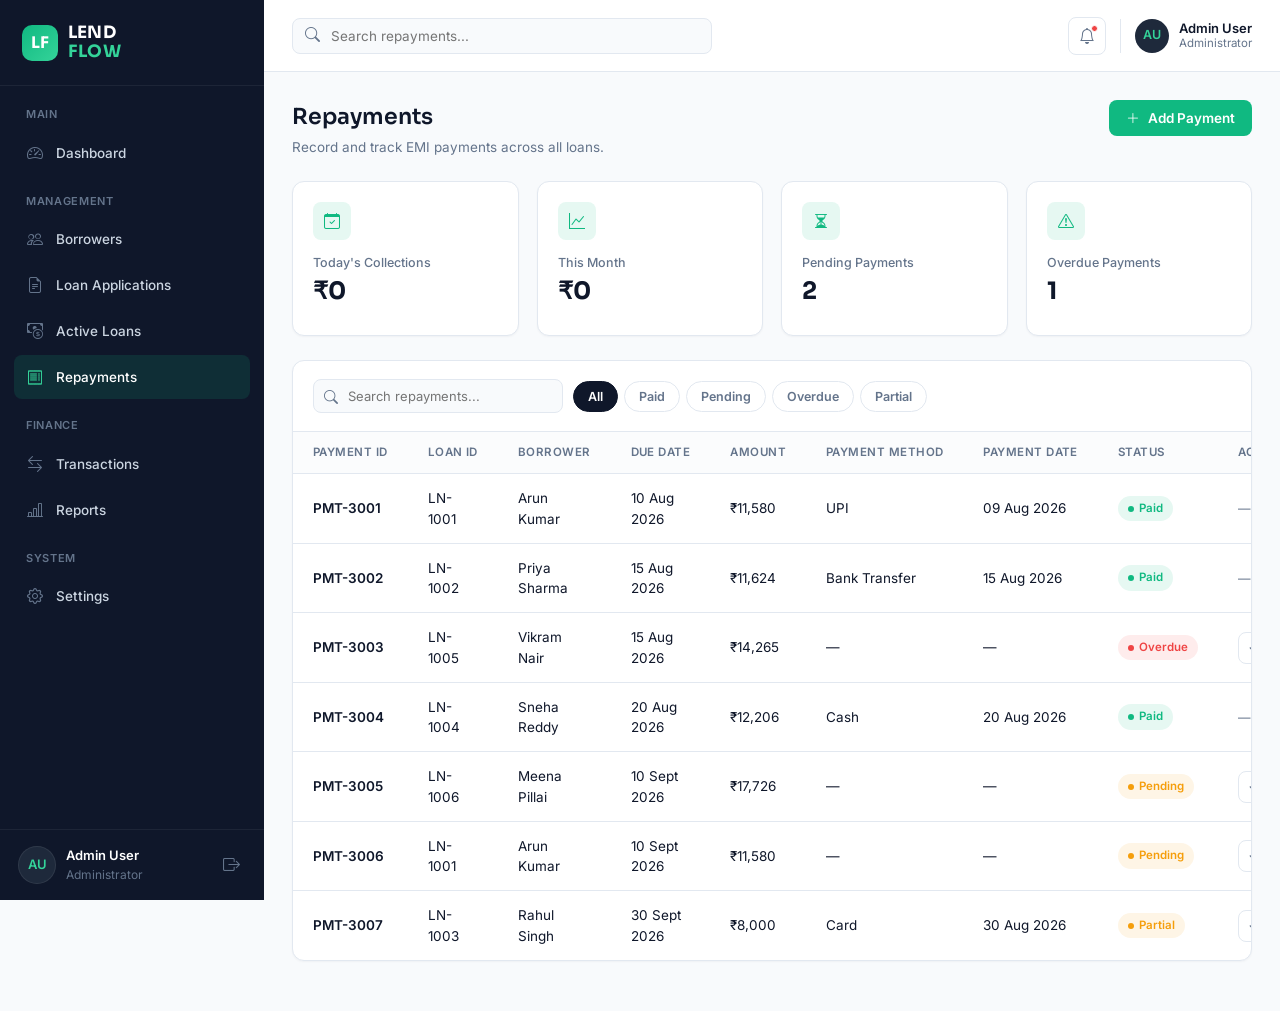
<file: repayments.html>
<!DOCTYPE html>
<html lang="en">
<head>
<meta charset="UTF-8">
<meta name="viewport" content="width=device-width, initial-scale=1.0">
<title>Repayments · LendFlow</title>
<meta name="description" content="Record and track EMI payments across all loans.">
<link rel="preconnect" href="https://fonts.googleapis.com">
<link href="https://fonts.googleapis.com/css2?family=Sora:wght@500;600;700;800&family=Inter:wght@400;500;600;700&display=swap" rel="stylesheet">
<link rel="stylesheet" href="https://cdn.jsdelivr.net/npm/bootstrap-icons@1.11.3/font/bootstrap-icons.css">
<link rel="stylesheet" href="css/style.css">
</head>
<body>
  <div class="app-shell">
    <aside class="sidebar">
      <div class="sidebar-brand">
        <div class="brand-mark">LF</div>
        <div class="brand-text">LEND<span>FLOW</span></div>
      </div>
      <nav class="sidebar-nav">
        <div class="nav-section-label">MAIN</div>
          <a href="index.html" class="nav-link"><i class="bi bi-speedometer2"></i><span>Dashboard</span></a>
        <div class="nav-section-label">MANAGEMENT</div>
          <a href="borrowers.html" class="nav-link"><i class="bi bi-people"></i><span>Borrowers</span></a>
          <a href="applications.html" class="nav-link"><i class="bi bi-file-earmark-text"></i><span>Loan Applications</span></a>
          <a href="loans.html" class="nav-link"><i class="bi bi-cash-coin"></i><span>Active Loans</span></a>
          <a href="repayments.html" class="nav-link"><i class="bi bi-receipt"></i><span>Repayments</span></a>
        <div class="nav-section-label">FINANCE</div>
          <a href="transactions.html" class="nav-link"><i class="bi bi-arrow-left-right"></i><span>Transactions</span></a>
          <a href="reports.html" class="nav-link"><i class="bi bi-bar-chart-line"></i><span>Reports</span></a>
        <div class="nav-section-label">SYSTEM</div>
          <a href="settings.html" class="nav-link"><i class="bi bi-gear"></i><span>Settings</span></a>
      </nav>
      <div class="sidebar-footer">
        <div class="avatar">AU</div>
        <div class="who">
          <div class="name">Admin User</div>
          <div class="role">Administrator</div>
        </div>
        <button class="logout-btn" title="Log out" aria-label="Log out"><i class="bi bi-box-arrow-right"></i></button>
      </div>
    </aside>
    <div class="sidebar-overlay" data-menu-toggle></div>
    <div class="main-area">
    <header class="topbar">
      <button class="menu-toggle" data-menu-toggle aria-label="Toggle menu"><i class="bi bi-list"></i></button>
      <div class="topbar-search">
        <i class="bi bi-search"></i>
        <input type="text" placeholder="Search repayments..." aria-label="Search">
      </div>
      <div class="topbar-right">
        <button class="icon-btn" aria-label="Notifications"><i class="bi bi-bell"></i><span class="dot"></span></button>
        <div class="topbar-profile">
          <div class="avatar-sm">AU</div>
          <div class="info">
            <div class="name">Admin User</div>
            <div class="role">Administrator</div>
          </div>
        </div>
      </div>
    </header>
      <main class="page-content">

        <div class="page-head">
          <div>
            <h1>Repayments</h1>
            <div class="subtitle">Record and track EMI payments across all loans.</div>
          </div>
          <div class="page-head-actions">
            <button class="btn btn-primary" id="addPaymentBtn"><i class="bi bi-plus-lg"></i> Add Payment</button>
          </div>
        </div>

        <div class="stats-grid">
          <div class="stat-card">
            <div class="stat-top"><div class="stat-icon"><i class="bi bi-calendar-check"></i></div></div>
            <div class="stat-label">Today's Collections</div>
            <div class="stat-value" id="statTodayCollections">₹0</div>
          </div>
          <div class="stat-card">
            <div class="stat-top"><div class="stat-icon"><i class="bi bi-graph-up"></i></div></div>
            <div class="stat-label">This Month</div>
            <div class="stat-value" id="statMonthCollections">₹0</div>
          </div>
          <div class="stat-card">
            <div class="stat-top"><div class="stat-icon"><i class="bi bi-hourglass-split"></i></div></div>
            <div class="stat-label">Pending Payments</div>
            <div class="stat-value" id="statPendingPayments">0</div>
          </div>
          <div class="stat-card">
            <div class="stat-top"><div class="stat-icon"><i class="bi bi-exclamation-triangle"></i></div></div>
            <div class="stat-label">Overdue Payments</div>
            <div class="stat-value" id="statOverduePayments">0</div>
          </div>
        </div>

        <div class="panel">
          <div class="panel-head">
            <div class="toolbar">
              <div class="search-input">
                <i class="bi bi-search"></i>
                <input type="text" id="pmtSearch" placeholder="Search repayments...">
              </div>
              <div class="filter-pills">
                <button class="filter-pill active" data-pmt-filter="All">All</button>
                <button class="filter-pill" data-pmt-filter="Paid">Paid</button>
                <button class="filter-pill" data-pmt-filter="Pending">Pending</button>
                <button class="filter-pill" data-pmt-filter="Overdue">Overdue</button>
                <button class="filter-pill" data-pmt-filter="Partial">Partial</button>
              </div>
            </div>
          </div>
          <div class="panel-body no-pad">
            <div class="table-scroll">
              <table class="data-table">
                <thead>
                  <tr>
                    <th>Payment ID</th><th>Loan ID</th><th>Borrower</th><th>Due Date</th><th>Amount</th>
                    <th>Payment Method</th><th>Payment Date</th><th>Status</th><th>Actions</th>
                  </tr>
                </thead>
                <tbody id="repaymentsBody"></tbody>
              </table>
            </div>
          </div>
        </div>

        <!-- Add Payment Modal -->
        <div class="modal-backdrop" id="paymentModal">
          <div class="modal">
            <div class="modal-head">
              <h3>Add Payment</h3>
              <button class="modal-close" data-modal-close aria-label="Close"><i class="bi bi-x-lg"></i></button>
            </div>
            <form id="paymentForm" novalidate>
              <div class="modal-body">
                <div class="form-grid">
                  <div class="form-group full">
                    <label for="pmtLoanSelect">Loan</label>
                    <select class="form-control" id="pmtLoanSelect" name="loanId" required></select>
                    <span class="error-text">Please select a loan.</span>
                  </div>
                  <div class="form-group full">
                    <label for="pmtBorrowerField">Borrower</label>
                    <input class="form-control" type="text" id="pmtBorrowerField" readonly placeholder="Auto-filled from loan">
                  </div>
                  <div class="form-group">
                    <label for="pmtAmount">Amount (₹)</label>
                    <input class="form-control" type="number" id="pmtAmount" name="amount" min="1" required>
                    <span class="error-text">Enter a valid amount.</span>
                  </div>
                  <div class="form-group">
                    <label for="paymentDate">Payment Date</label>
                    <input class="form-control" type="date" id="paymentDate" name="paymentDate" required>
                    <span class="error-text">Payment date is required.</span>
                  </div>
                  <div class="form-group full">
                    <label for="pmtMethod">Payment Method</label>
                    <select class="form-control" id="pmtMethod" name="method" required>
                      <option value="Cash">Cash</option>
                      <option value="UPI">UPI</option>
                      <option value="Bank Transfer">Bank Transfer</option>
                      <option value="Card">Card</option>
                    </select>
                  </div>
                  <div class="form-group full">
                    <label for="pmtNotes">Notes <span class="hint">(optional)</span></label>
                    <textarea class="form-control" id="pmtNotes" name="notes"></textarea>
                  </div>
                </div>
              </div>
              <div class="modal-foot">
                <button type="button" class="btn btn-outline" data-modal-close>Cancel</button>
                <button type="submit" class="btn btn-primary">Record Payment</button>
              </div>
            </form>
          </div>
        </div>

      </main>
    </div>
  </div>

  <script src="js/app.js"></script>
  <script src="js/repayments.js"></script>
</body>
</html>
</file>
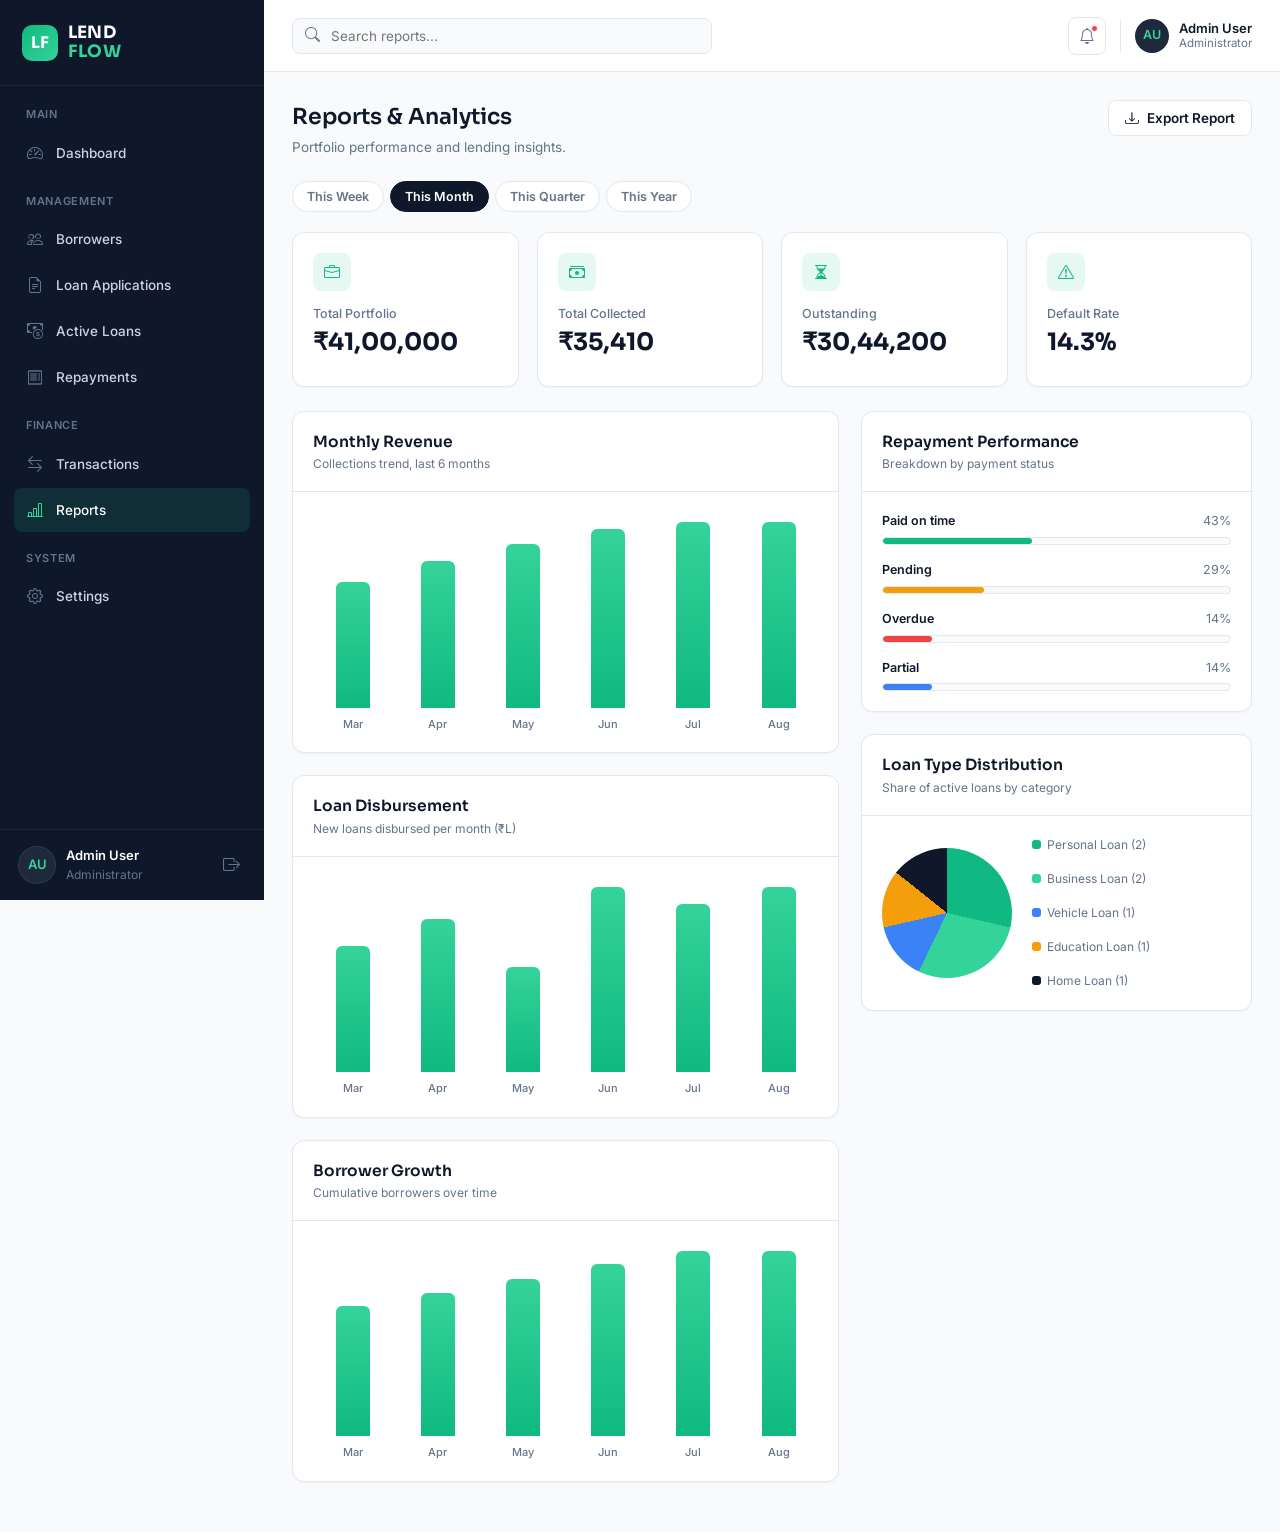
<file: reports.html>
<!DOCTYPE html>
<html lang="en">
<head>
<meta charset="UTF-8">
<meta name="viewport" content="width=device-width, initial-scale=1.0">
<title>Reports & Analytics · LendFlow</title>
<meta name="description" content="Portfolio performance and lending insights.">
<link rel="preconnect" href="https://fonts.googleapis.com">
<link href="https://fonts.googleapis.com/css2?family=Sora:wght@500;600;700;800&family=Inter:wght@400;500;600;700&display=swap" rel="stylesheet">
<link rel="stylesheet" href="https://cdn.jsdelivr.net/npm/bootstrap-icons@1.11.3/font/bootstrap-icons.css">
<link rel="stylesheet" href="css/style.css">
</head>
<body>
  <div class="app-shell">
    <aside class="sidebar">
      <div class="sidebar-brand">
        <div class="brand-mark">LF</div>
        <div class="brand-text">LEND<span>FLOW</span></div>
      </div>
      <nav class="sidebar-nav">
        <div class="nav-section-label">MAIN</div>
          <a href="index.html" class="nav-link"><i class="bi bi-speedometer2"></i><span>Dashboard</span></a>
        <div class="nav-section-label">MANAGEMENT</div>
          <a href="borrowers.html" class="nav-link"><i class="bi bi-people"></i><span>Borrowers</span></a>
          <a href="applications.html" class="nav-link"><i class="bi bi-file-earmark-text"></i><span>Loan Applications</span></a>
          <a href="loans.html" class="nav-link"><i class="bi bi-cash-coin"></i><span>Active Loans</span></a>
          <a href="repayments.html" class="nav-link"><i class="bi bi-receipt"></i><span>Repayments</span></a>
        <div class="nav-section-label">FINANCE</div>
          <a href="transactions.html" class="nav-link"><i class="bi bi-arrow-left-right"></i><span>Transactions</span></a>
          <a href="reports.html" class="nav-link"><i class="bi bi-bar-chart-line"></i><span>Reports</span></a>
        <div class="nav-section-label">SYSTEM</div>
          <a href="settings.html" class="nav-link"><i class="bi bi-gear"></i><span>Settings</span></a>
      </nav>
      <div class="sidebar-footer">
        <div class="avatar">AU</div>
        <div class="who">
          <div class="name">Admin User</div>
          <div class="role">Administrator</div>
        </div>
        <button class="logout-btn" title="Log out" aria-label="Log out"><i class="bi bi-box-arrow-right"></i></button>
      </div>
    </aside>
    <div class="sidebar-overlay" data-menu-toggle></div>
    <div class="main-area">
    <header class="topbar">
      <button class="menu-toggle" data-menu-toggle aria-label="Toggle menu"><i class="bi bi-list"></i></button>
      <div class="topbar-search">
        <i class="bi bi-search"></i>
        <input type="text" placeholder="Search reports..." aria-label="Search">
      </div>
      <div class="topbar-right">
        <button class="icon-btn" aria-label="Notifications"><i class="bi bi-bell"></i><span class="dot"></span></button>
        <div class="topbar-profile">
          <div class="avatar-sm">AU</div>
          <div class="info">
            <div class="name">Admin User</div>
            <div class="role">Administrator</div>
          </div>
        </div>
      </div>
    </header>
      <main class="page-content">

        <div class="page-head">
          <div>
            <h1>Reports &amp; Analytics</h1>
            <div class="subtitle">Portfolio performance and lending insights.</div>
          </div>
          <div class="page-head-actions">
            <button class="btn btn-outline" id="exportReportBtn"><i class="bi bi-download"></i> Export Report</button>
          </div>
        </div>

        <div class="filter-pills" style="margin-bottom:20px;">
          <button class="filter-pill" data-range="This Week">This Week</button>
          <button class="filter-pill active" data-range="This Month">This Month</button>
          <button class="filter-pill" data-range="This Quarter">This Quarter</button>
          <button class="filter-pill" data-range="This Year">This Year</button>
        </div>

        <div class="stats-grid">
          <div class="stat-card">
            <div class="stat-top"><div class="stat-icon"><i class="bi bi-briefcase"></i></div></div>
            <div class="stat-label">Total Portfolio</div>
            <div class="stat-value" id="statTotalPortfolio">₹0</div>
          </div>
          <div class="stat-card">
            <div class="stat-top"><div class="stat-icon"><i class="bi bi-cash-stack"></i></div></div>
            <div class="stat-label">Total Collected</div>
            <div class="stat-value" id="statTotalCollected">₹0</div>
          </div>
          <div class="stat-card">
            <div class="stat-top"><div class="stat-icon"><i class="bi bi-hourglass-split"></i></div></div>
            <div class="stat-label">Outstanding</div>
            <div class="stat-value" id="statOutstandingReport">₹0</div>
          </div>
          <div class="stat-card">
            <div class="stat-top"><div class="stat-icon"><i class="bi bi-exclamation-triangle"></i></div></div>
            <div class="stat-label">Default Rate</div>
            <div class="stat-value" id="statDefaultRate">0%</div>
          </div>
        </div>

        <div class="content-grid">
          <div>
            <div class="panel">
              <div class="panel-head"><div><h2>Monthly Revenue</h2><div class="panel-sub">Collections trend, last 6 months</div></div></div>
              <div class="panel-body"><div class="bar-chart" id="revenueChart"></div></div>
            </div>
            <div class="panel">
              <div class="panel-head"><div><h2>Loan Disbursement</h2><div class="panel-sub">New loans disbursed per month (₹L)</div></div></div>
              <div class="panel-body"><div class="bar-chart" id="disbursementChart"></div></div>
            </div>
            <div class="panel">
              <div class="panel-head"><div><h2>Borrower Growth</h2><div class="panel-sub">Cumulative borrowers over time</div></div></div>
              <div class="panel-body"><div class="bar-chart" id="borrowerGrowthChart"></div></div>
            </div>
          </div>
          <div>
            <div class="panel">
              <div class="panel-head"><div><h2>Repayment Performance</h2><div class="panel-sub">Breakdown by payment status</div></div></div>
              <div class="panel-body"><div class="hbar-list" id="repaymentPerformance"></div></div>
            </div>
            <div class="panel">
              <div class="panel-head"><div><h2>Loan Type Distribution</h2><div class="panel-sub">Share of active loans by category</div></div></div>
              <div class="panel-body"><div id="loanTypeDistribution"></div></div>
            </div>
          </div>
        </div>

      </main>
    </div>
  </div>

  <script src="js/app.js"></script>
  <script src="js/reports.js"></script>
</body>
</html>
</file>
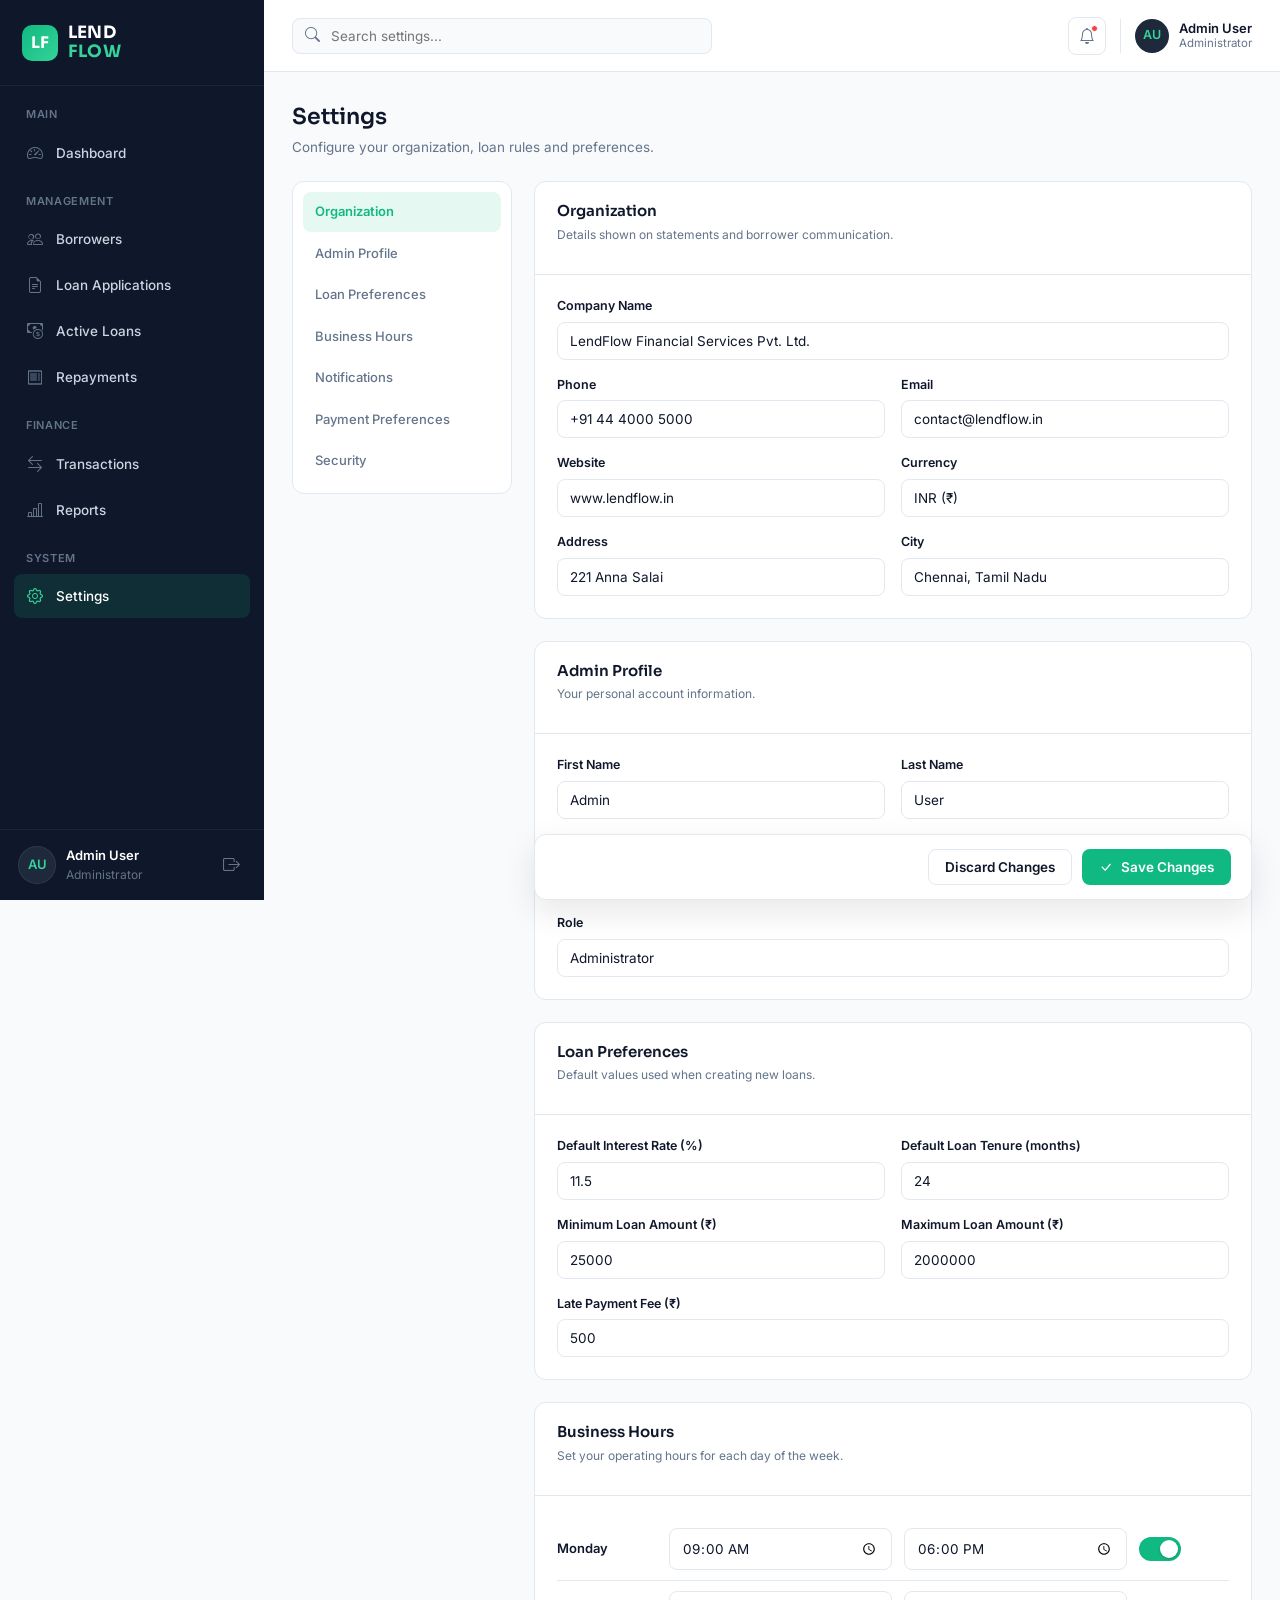
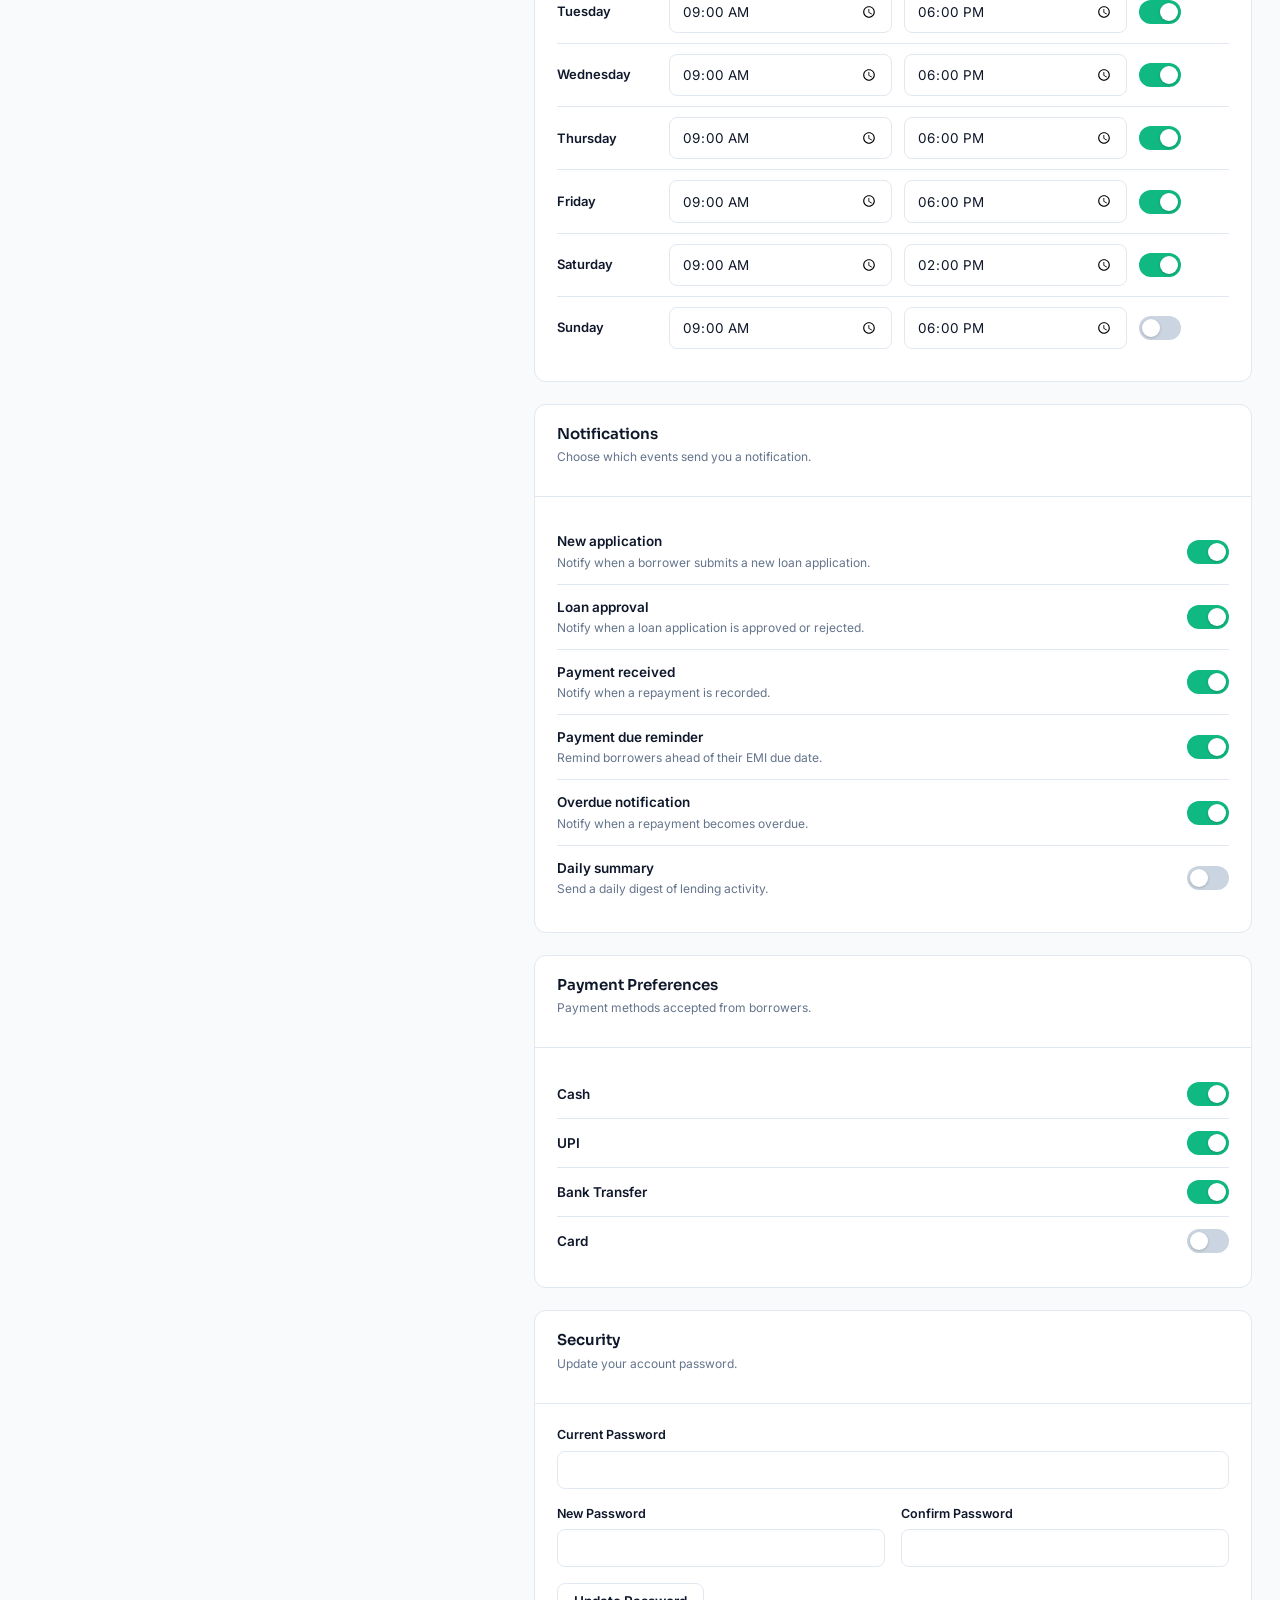
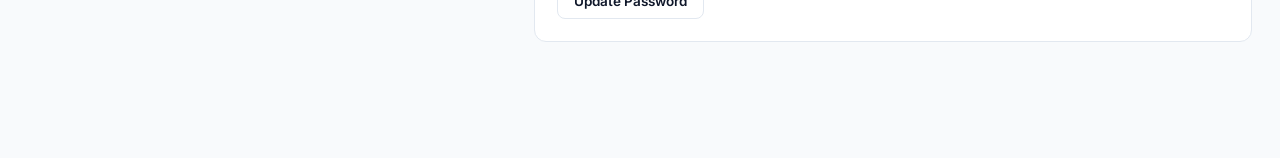
<file: settings.html>
<!DOCTYPE html>
<html lang="en">
<head>
<meta charset="UTF-8">
<meta name="viewport" content="width=device-width, initial-scale=1.0">
<title>Settings · LendFlow</title>
<meta name="description" content="Configure your organization, loan rules and preferences.">
<link rel="preconnect" href="https://fonts.googleapis.com">
<link href="https://fonts.googleapis.com/css2?family=Sora:wght@500;600;700;800&family=Inter:wght@400;500;600;700&display=swap" rel="stylesheet">
<link rel="stylesheet" href="https://cdn.jsdelivr.net/npm/bootstrap-icons@1.11.3/font/bootstrap-icons.css">
<link rel="stylesheet" href="css/style.css">
</head>
<body>
  <div class="app-shell">
    <aside class="sidebar">
      <div class="sidebar-brand">
        <div class="brand-mark">LF</div>
        <div class="brand-text">LEND<span>FLOW</span></div>
      </div>
      <nav class="sidebar-nav">
        <div class="nav-section-label">MAIN</div>
          <a href="index.html" class="nav-link"><i class="bi bi-speedometer2"></i><span>Dashboard</span></a>
        <div class="nav-section-label">MANAGEMENT</div>
          <a href="borrowers.html" class="nav-link"><i class="bi bi-people"></i><span>Borrowers</span></a>
          <a href="applications.html" class="nav-link"><i class="bi bi-file-earmark-text"></i><span>Loan Applications</span></a>
          <a href="loans.html" class="nav-link"><i class="bi bi-cash-coin"></i><span>Active Loans</span></a>
          <a href="repayments.html" class="nav-link"><i class="bi bi-receipt"></i><span>Repayments</span></a>
        <div class="nav-section-label">FINANCE</div>
          <a href="transactions.html" class="nav-link"><i class="bi bi-arrow-left-right"></i><span>Transactions</span></a>
          <a href="reports.html" class="nav-link"><i class="bi bi-bar-chart-line"></i><span>Reports</span></a>
        <div class="nav-section-label">SYSTEM</div>
          <a href="settings.html" class="nav-link"><i class="bi bi-gear"></i><span>Settings</span></a>
      </nav>
      <div class="sidebar-footer">
        <div class="avatar">AU</div>
        <div class="who">
          <div class="name">Admin User</div>
          <div class="role">Administrator</div>
        </div>
        <button class="logout-btn" title="Log out" aria-label="Log out"><i class="bi bi-box-arrow-right"></i></button>
      </div>
    </aside>
    <div class="sidebar-overlay" data-menu-toggle></div>
    <div class="main-area">
    <header class="topbar">
      <button class="menu-toggle" data-menu-toggle aria-label="Toggle menu"><i class="bi bi-list"></i></button>
      <div class="topbar-search">
        <i class="bi bi-search"></i>
        <input type="text" placeholder="Search settings..." aria-label="Search">
      </div>
      <div class="topbar-right">
        <button class="icon-btn" aria-label="Notifications"><i class="bi bi-bell"></i><span class="dot"></span></button>
        <div class="topbar-profile">
          <div class="avatar-sm">AU</div>
          <div class="info">
            <div class="name">Admin User</div>
            <div class="role">Administrator</div>
          </div>
        </div>
      </div>
    </header>
      <main class="page-content">

        <div class="page-head">
          <div>
            <h1>Settings</h1>
            <div class="subtitle">Configure your organization, loan rules and preferences.</div>
          </div>
        </div>

        <div class="settings-layout">
          <nav class="settings-nav">
            <a href="#sec-organization" class="active">Organization</a>
            <a href="#sec-profile">Admin Profile</a>
            <a href="#sec-loan-prefs">Loan Preferences</a>
            <a href="#sec-hours">Business Hours</a>
            <a href="#sec-notifications">Notifications</a>
            <a href="#sec-payment">Payment Preferences</a>
            <a href="#sec-security">Security</a>
          </nav>

          <div>
            <section class="settings-section" id="sec-organization">
              <div class="sec-head"><h2>Organization</h2><p>Details shown on statements and borrower communication.</p></div>
              <div class="sec-body">
                <div class="form-grid">
                  <div class="form-group full"><label for="orgName">Company Name</label><input class="form-control" id="orgName"></div>
                  <div class="form-group"><label for="orgPhone">Phone</label><input class="form-control" id="orgPhone"></div>
                  <div class="form-group"><label for="orgEmail">Email</label><input class="form-control" type="email" id="orgEmail"></div>
                  <div class="form-group"><label for="orgWebsite">Website</label><input class="form-control" id="orgWebsite"></div>
                  <div class="form-group"><label for="orgCurrency">Currency</label><input class="form-control" id="orgCurrency"></div>
                  <div class="form-group"><label for="orgAddress">Address</label><input class="form-control" id="orgAddress"></div>
                  <div class="form-group"><label for="orgCity">City</label><input class="form-control" id="orgCity"></div>
                </div>
              </div>
            </section>

            <section class="settings-section" id="sec-profile">
              <div class="sec-head"><h2>Admin Profile</h2><p>Your personal account information.</p></div>
              <div class="sec-body">
                <div class="form-grid">
                  <div class="form-group"><label for="firstName">First Name</label><input class="form-control" id="firstName"></div>
                  <div class="form-group"><label for="lastName">Last Name</label><input class="form-control" id="lastName"></div>
                  <div class="form-group"><label for="adminEmail">Email</label><input class="form-control" type="email" id="adminEmail"></div>
                  <div class="form-group"><label for="adminPhone">Phone</label><input class="form-control" id="adminPhone"></div>
                  <div class="form-group full"><label for="role">Role</label><input class="form-control" id="role"></div>
                </div>
              </div>
            </section>

            <section class="settings-section" id="sec-loan-prefs">
              <div class="sec-head"><h2>Loan Preferences</h2><p>Default values used when creating new loans.</p></div>
              <div class="sec-body">
                <div class="form-grid">
                  <div class="form-group"><label for="defaultRate">Default Interest Rate (%)</label><input class="form-control" type="number" step="0.1" id="defaultRate"></div>
                  <div class="form-group"><label for="defaultTenure">Default Loan Tenure (months)</label><input class="form-control" type="number" id="defaultTenure"></div>
                  <div class="form-group"><label for="minLoan">Minimum Loan Amount (₹)</label><input class="form-control" type="number" id="minLoan"></div>
                  <div class="form-group"><label for="maxLoan">Maximum Loan Amount (₹)</label><input class="form-control" type="number" id="maxLoan"></div>
                  <div class="form-group full"><label for="lateFee">Late Payment Fee (₹)</label><input class="form-control" type="number" id="lateFee"></div>
                </div>
              </div>
            </section>

            <section class="settings-section" id="sec-hours">
              <div class="sec-head"><h2>Business Hours</h2><p>Set your operating hours for each day of the week.</p></div>
              <div class="sec-body">
              <div class="hours-row">
                <div class="day-name">Monday</div>
                <div class="form-group"><input class="form-control" type="time" id="open_Monday" value="09:00"></div>
                <div class="form-group"><input class="form-control" type="time" id="close_Monday" value="18:00"></div>
                <label class="switch"><input type="checkbox" id="toggle_Monday" checked><span class="slider"></span></label>
              </div>
              <div class="hours-row">
                <div class="day-name">Tuesday</div>
                <div class="form-group"><input class="form-control" type="time" id="open_Tuesday" value="09:00"></div>
                <div class="form-group"><input class="form-control" type="time" id="close_Tuesday" value="18:00"></div>
                <label class="switch"><input type="checkbox" id="toggle_Tuesday" checked><span class="slider"></span></label>
              </div>
              <div class="hours-row">
                <div class="day-name">Wednesday</div>
                <div class="form-group"><input class="form-control" type="time" id="open_Wednesday" value="09:00"></div>
                <div class="form-group"><input class="form-control" type="time" id="close_Wednesday" value="18:00"></div>
                <label class="switch"><input type="checkbox" id="toggle_Wednesday" checked><span class="slider"></span></label>
              </div>
              <div class="hours-row">
                <div class="day-name">Thursday</div>
                <div class="form-group"><input class="form-control" type="time" id="open_Thursday" value="09:00"></div>
                <div class="form-group"><input class="form-control" type="time" id="close_Thursday" value="18:00"></div>
                <label class="switch"><input type="checkbox" id="toggle_Thursday" checked><span class="slider"></span></label>
              </div>
              <div class="hours-row">
                <div class="day-name">Friday</div>
                <div class="form-group"><input class="form-control" type="time" id="open_Friday" value="09:00"></div>
                <div class="form-group"><input class="form-control" type="time" id="close_Friday" value="18:00"></div>
                <label class="switch"><input type="checkbox" id="toggle_Friday" checked><span class="slider"></span></label>
              </div>
              <div class="hours-row">
                <div class="day-name">Saturday</div>
                <div class="form-group"><input class="form-control" type="time" id="open_Saturday" value="09:00"></div>
                <div class="form-group"><input class="form-control" type="time" id="close_Saturday" value="18:00"></div>
                <label class="switch"><input type="checkbox" id="toggle_Saturday" checked><span class="slider"></span></label>
              </div>
              <div class="hours-row">
                <div class="day-name">Sunday</div>
                <div class="form-group"><input class="form-control" type="time" id="open_Sunday" value="09:00"></div>
                <div class="form-group"><input class="form-control" type="time" id="close_Sunday" value="18:00"></div>
                <label class="switch"><input type="checkbox" id="toggle_Sunday" checked><span class="slider"></span></label>
              </div>
              </div>
            </section>

            <section class="settings-section" id="sec-notifications">
              <div class="sec-head"><h2>Notifications</h2><p>Choose which events send you a notification.</p></div>
              <div class="sec-body">
            <div class="toggle-row">
              <div><div class="toggle-label">New application</div><div class="toggle-desc">Notify when a borrower submits a new loan application.</div></div>
              <label class="switch"><input type="checkbox" id="notif_newApplication"><span class="slider"></span></label>
            </div>
            <div class="toggle-row">
              <div><div class="toggle-label">Loan approval</div><div class="toggle-desc">Notify when a loan application is approved or rejected.</div></div>
              <label class="switch"><input type="checkbox" id="notif_loanApproval"><span class="slider"></span></label>
            </div>
            <div class="toggle-row">
              <div><div class="toggle-label">Payment received</div><div class="toggle-desc">Notify when a repayment is recorded.</div></div>
              <label class="switch"><input type="checkbox" id="notif_paymentReceived"><span class="slider"></span></label>
            </div>
            <div class="toggle-row">
              <div><div class="toggle-label">Payment due reminder</div><div class="toggle-desc">Remind borrowers ahead of their EMI due date.</div></div>
              <label class="switch"><input type="checkbox" id="notif_paymentDueReminder"><span class="slider"></span></label>
            </div>
            <div class="toggle-row">
              <div><div class="toggle-label">Overdue notification</div><div class="toggle-desc">Notify when a repayment becomes overdue.</div></div>
              <label class="switch"><input type="checkbox" id="notif_overdueNotification"><span class="slider"></span></label>
            </div>
            <div class="toggle-row">
              <div><div class="toggle-label">Daily summary</div><div class="toggle-desc">Send a daily digest of lending activity.</div></div>
              <label class="switch"><input type="checkbox" id="notif_dailySummary"><span class="slider"></span></label>
            </div>
              </div>
            </section>

            <section class="settings-section" id="sec-payment">
              <div class="sec-head"><h2>Payment Preferences</h2><p>Payment methods accepted from borrowers.</p></div>
              <div class="sec-body">
            <div class="toggle-row">
              <div><div class="toggle-label">Cash</div></div>
              <label class="switch"><input type="checkbox" id="pay_cash"><span class="slider"></span></label>
            </div>
            <div class="toggle-row">
              <div><div class="toggle-label">UPI</div></div>
              <label class="switch"><input type="checkbox" id="pay_upi"><span class="slider"></span></label>
            </div>
            <div class="toggle-row">
              <div><div class="toggle-label">Bank Transfer</div></div>
              <label class="switch"><input type="checkbox" id="pay_bankTransfer"><span class="slider"></span></label>
            </div>
            <div class="toggle-row">
              <div><div class="toggle-label">Card</div></div>
              <label class="switch"><input type="checkbox" id="pay_card"><span class="slider"></span></label>
            </div>
              </div>
            </section>

            <section class="settings-section" id="sec-security">
              <div class="sec-head"><h2>Security</h2><p>Update your account password.</p></div>
              <div class="sec-body">
                <form id="securityForm" novalidate>
                  <div class="form-grid">
                    <div class="form-group full"><label for="currentPassword">Current Password</label><input class="form-control" type="password" id="currentPassword"></div>
                    <div class="form-group"><label for="newPassword">New Password</label><input class="form-control" type="password" id="newPassword"></div>
                    <div class="form-group"><label for="confirmPassword">Confirm Password</label><input class="form-control" type="password" id="confirmPassword"></div>
                  </div>
                  <div style="margin-top:16px;"><button type="submit" class="btn btn-outline">Update Password</button></div>
                </form>
              </div>
            </section>

            <div class="settings-save-bar">
              <button class="btn btn-outline" onclick="loadSettings()">Discard Changes</button>
              <button class="btn btn-primary" data-save-section><i class="bi bi-check-lg"></i> Save Changes</button>
            </div>
          </div>
        </div>

      </main>
    </div>
  </div>

  <script src="js/app.js"></script>
  <script src="js/settings.js"></script>
</body>
</html>
</file>
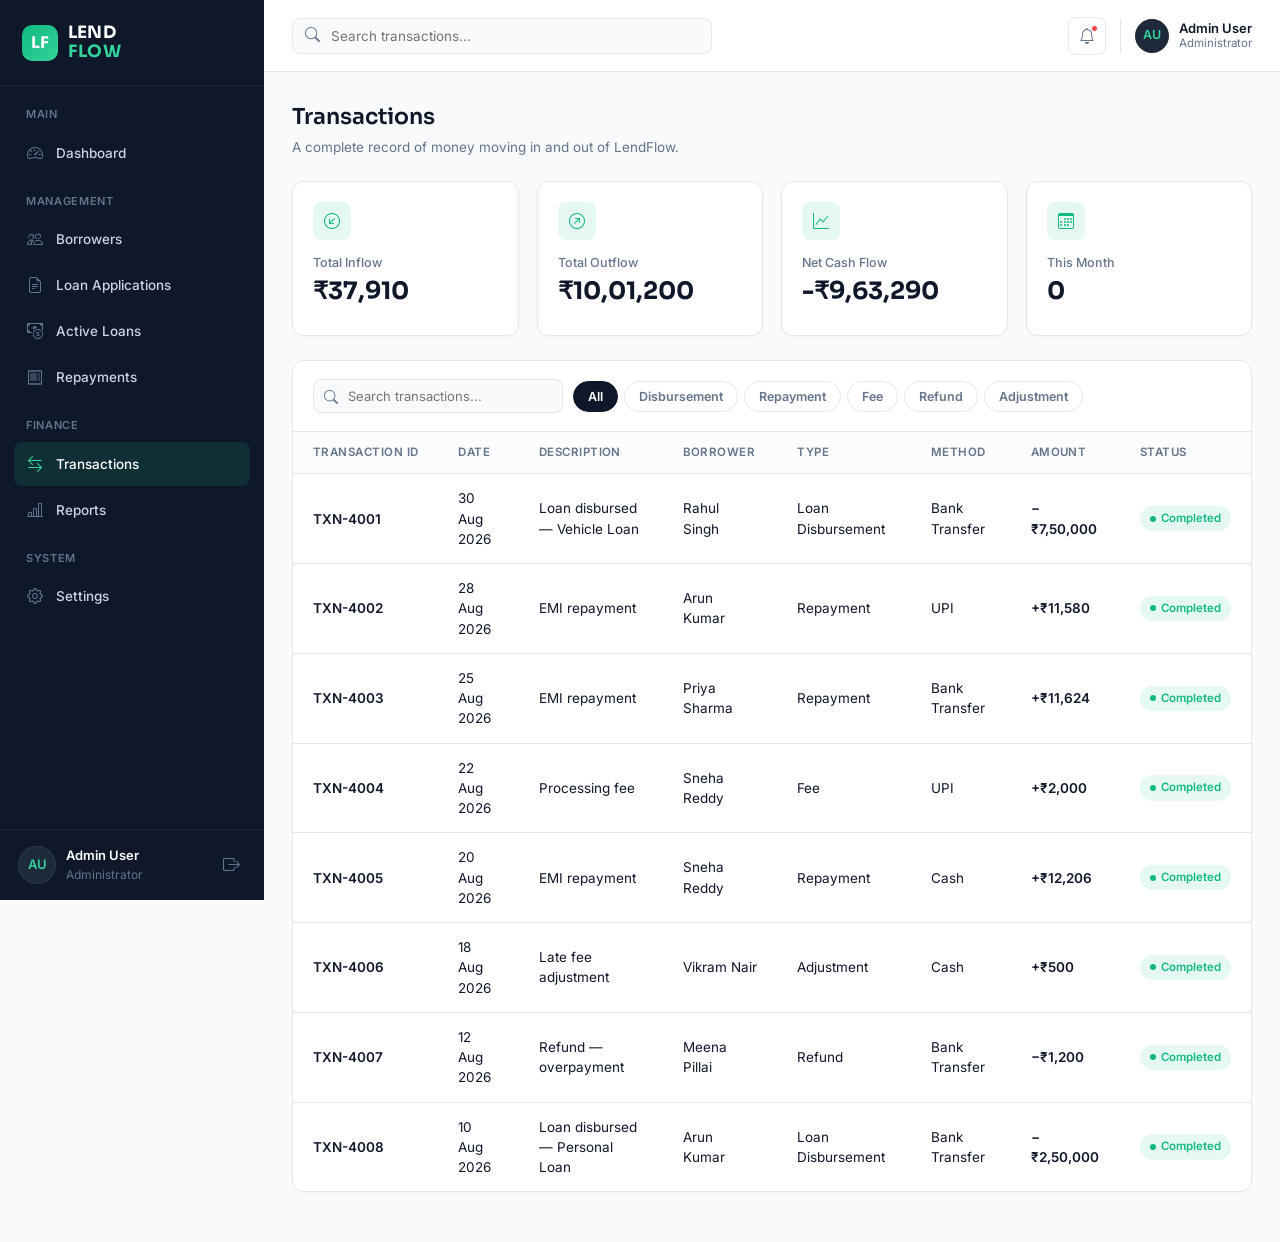
<file: transactions.html>
<!DOCTYPE html>
<html lang="en">
<head>
<meta charset="UTF-8">
<meta name="viewport" content="width=device-width, initial-scale=1.0">
<title>Transactions · LendFlow</title>
<meta name="description" content="A complete record of money moving in and out of LendFlow.">
<link rel="preconnect" href="https://fonts.googleapis.com">
<link href="https://fonts.googleapis.com/css2?family=Sora:wght@500;600;700;800&family=Inter:wght@400;500;600;700&display=swap" rel="stylesheet">
<link rel="stylesheet" href="https://cdn.jsdelivr.net/npm/bootstrap-icons@1.11.3/font/bootstrap-icons.css">
<link rel="stylesheet" href="css/style.css">
</head>
<body>
  <div class="app-shell">
    <aside class="sidebar">
      <div class="sidebar-brand">
        <div class="brand-mark">LF</div>
        <div class="brand-text">LEND<span>FLOW</span></div>
      </div>
      <nav class="sidebar-nav">
        <div class="nav-section-label">MAIN</div>
          <a href="index.html" class="nav-link"><i class="bi bi-speedometer2"></i><span>Dashboard</span></a>
        <div class="nav-section-label">MANAGEMENT</div>
          <a href="borrowers.html" class="nav-link"><i class="bi bi-people"></i><span>Borrowers</span></a>
          <a href="applications.html" class="nav-link"><i class="bi bi-file-earmark-text"></i><span>Loan Applications</span></a>
          <a href="loans.html" class="nav-link"><i class="bi bi-cash-coin"></i><span>Active Loans</span></a>
          <a href="repayments.html" class="nav-link"><i class="bi bi-receipt"></i><span>Repayments</span></a>
        <div class="nav-section-label">FINANCE</div>
          <a href="transactions.html" class="nav-link"><i class="bi bi-arrow-left-right"></i><span>Transactions</span></a>
          <a href="reports.html" class="nav-link"><i class="bi bi-bar-chart-line"></i><span>Reports</span></a>
        <div class="nav-section-label">SYSTEM</div>
          <a href="settings.html" class="nav-link"><i class="bi bi-gear"></i><span>Settings</span></a>
      </nav>
      <div class="sidebar-footer">
        <div class="avatar">AU</div>
        <div class="who">
          <div class="name">Admin User</div>
          <div class="role">Administrator</div>
        </div>
        <button class="logout-btn" title="Log out" aria-label="Log out"><i class="bi bi-box-arrow-right"></i></button>
      </div>
    </aside>
    <div class="sidebar-overlay" data-menu-toggle></div>
    <div class="main-area">
    <header class="topbar">
      <button class="menu-toggle" data-menu-toggle aria-label="Toggle menu"><i class="bi bi-list"></i></button>
      <div class="topbar-search">
        <i class="bi bi-search"></i>
        <input type="text" placeholder="Search transactions..." aria-label="Search">
      </div>
      <div class="topbar-right">
        <button class="icon-btn" aria-label="Notifications"><i class="bi bi-bell"></i><span class="dot"></span></button>
        <div class="topbar-profile">
          <div class="avatar-sm">AU</div>
          <div class="info">
            <div class="name">Admin User</div>
            <div class="role">Administrator</div>
          </div>
        </div>
      </div>
    </header>
      <main class="page-content">

        <div class="page-head">
          <div>
            <h1>Transactions</h1>
            <div class="subtitle">A complete record of money moving in and out of LendFlow.</div>
          </div>
        </div>

        <div class="stats-grid">
          <div class="stat-card">
            <div class="stat-top"><div class="stat-icon"><i class="bi bi-arrow-down-left-circle"></i></div></div>
            <div class="stat-label">Total Inflow</div>
            <div class="stat-value text-success" id="statInflow">₹0</div>
          </div>
          <div class="stat-card">
            <div class="stat-top"><div class="stat-icon"><i class="bi bi-arrow-up-right-circle"></i></div></div>
            <div class="stat-label">Total Outflow</div>
            <div class="stat-value text-danger" id="statOutflow">₹0</div>
          </div>
          <div class="stat-card">
            <div class="stat-top"><div class="stat-icon"><i class="bi bi-graph-up"></i></div></div>
            <div class="stat-label">Net Cash Flow</div>
            <div class="stat-value" id="statNetFlow">₹0</div>
          </div>
          <div class="stat-card">
            <div class="stat-top"><div class="stat-icon"><i class="bi bi-calendar3"></i></div></div>
            <div class="stat-label">This Month</div>
            <div class="stat-value" id="statThisMonth">0</div>
          </div>
        </div>

        <div class="panel">
          <div class="panel-head">
            <div class="toolbar">
              <div class="search-input">
                <i class="bi bi-search"></i>
                <input type="text" id="txnSearch" placeholder="Search transactions...">
              </div>
              <div class="filter-pills">
                <button class="filter-pill active" data-txn-filter="All">All</button>
                <button class="filter-pill" data-txn-filter="Loan Disbursement">Disbursement</button>
                <button class="filter-pill" data-txn-filter="Repayment">Repayment</button>
                <button class="filter-pill" data-txn-filter="Fee">Fee</button>
                <button class="filter-pill" data-txn-filter="Refund">Refund</button>
                <button class="filter-pill" data-txn-filter="Adjustment">Adjustment</button>
              </div>
            </div>
          </div>
          <div class="panel-body no-pad">
            <div class="table-scroll">
              <table class="data-table">
                <thead>
                  <tr>
                    <th>Transaction ID</th><th>Date</th><th>Description</th><th>Borrower</th>
                    <th>Type</th><th>Method</th><th>Amount</th><th>Status</th>
                  </tr>
                </thead>
                <tbody id="transactionsBody"></tbody>
              </table>
            </div>
          </div>
        </div>

      </main>
    </div>
  </div>

  <script src="js/app.js"></script>
  <script src="js/transactions.js"></script>
</body>
</html>
</file>
<file: css/style.css>
/* ==========================================================================
   LENDFLOW — Loan Management System
   Core Stylesheet
   ========================================================================== */

:root {
  --bg: #F8FAFC;
  --sidebar: #0F172A;
  --navy-dark: #1E293B;
  --primary: #10B981;
  --primary-light: #34D399;
  --white: #FFFFFF;
  --text: #0F172A;
  --text-secondary: #64748B;
  --border: #E2E8F0;
  --success: #10B981;
  --warning: #F59E0B;
  --danger: #EF4444;
  --info: #3B82F6;

  --font-heading: 'Sora', sans-serif;
  --font-body: 'Inter', sans-serif;

  --radius-sm: 8px;
  --radius-md: 12px;
  --radius-lg: 16px;

  --shadow-sm: 0 1px 2px rgba(15, 23, 42, 0.04);
  --shadow-md: 0 4px 12px rgba(15, 23, 42, 0.06);
  --shadow-lg: 0 12px 32px rgba(15, 23, 42, 0.10);

  --sidebar-width: 264px;
  --topbar-height: 72px;
}

* { box-sizing: border-box; }

html, body {
  margin: 0;
  padding: 0;
}

body {
  font-family: var(--font-body);
  background: var(--bg);
  color: var(--text);
  font-size: 14px;
  line-height: 1.5;
  -webkit-font-smoothing: antialiased;
}

h1, h2, h3, h4, h5, h6 {
  font-family: var(--font-heading);
  font-weight: 600;
  color: var(--text);
  margin: 0;
}

a { color: inherit; text-decoration: none; }
ul { list-style: none; margin: 0; padding: 0; }
button { font-family: var(--font-body); cursor: pointer; }
input, select, textarea { font-family: var(--font-body); }

:focus-visible {
  outline: 2px solid var(--primary);
  outline-offset: 2px;
}

/* ==========================================================================
   App Shell
   ========================================================================== */

.app-shell {
  display: flex;
  min-height: 100vh;
}

/* ---------------- Sidebar ---------------- */

.sidebar {
  width: var(--sidebar-width);
  flex-shrink: 0;
  background: var(--sidebar);
  color: #CBD5E1;
  display: flex;
  flex-direction: column;
  position: fixed;
  top: 0;
  left: 0;
  bottom: 0;
  z-index: 100;
  transition: transform 0.25s ease;
}

.sidebar-brand {
  display: flex;
  align-items: center;
  gap: 10px;
  padding: 24px 22px;
  border-bottom: 1px solid rgba(255,255,255,0.06);
}

.sidebar-brand .brand-mark {
  width: 36px;
  height: 36px;
  border-radius: 10px;
  background: linear-gradient(135deg, var(--primary), var(--primary-light));
  display: flex;
  align-items: center;
  justify-content: center;
  color: #fff;
  font-family: var(--font-heading);
  font-weight: 700;
  font-size: 16px;
  flex-shrink: 0;
}

.sidebar-brand .brand-text {
  font-family: var(--font-heading);
  font-weight: 700;
  font-size: 17px;
  line-height: 1.1;
  color: #fff;
  letter-spacing: 0.2px;
}

.sidebar-brand .brand-text span {
  display: block;
  color: var(--primary-light);
}

.sidebar-nav {
  flex: 1;
  overflow-y: auto;
  padding: 20px 14px;
}

.nav-section-label {
  font-size: 11px;
  font-weight: 600;
  letter-spacing: 0.06em;
  color: #64748B;
  padding: 16px 12px 8px;
}

.nav-section-label:first-child { padding-top: 0; }

.nav-link {
  display: flex;
  align-items: center;
  gap: 12px;
  padding: 10px 12px;
  border-radius: var(--radius-sm);
  color: #CBD5E1;
  font-size: 13.5px;
  font-weight: 500;
  margin-bottom: 2px;
  transition: background 0.15s ease, color 0.15s ease;
}

.nav-link i { font-size: 16px; width: 18px; text-align: center; color: #64748B; transition: color 0.15s ease; }

.nav-link:hover {
  background: rgba(255,255,255,0.05);
  color: #fff;
}

.nav-link.active {
  background: rgba(16, 185, 129, 0.14);
  color: #fff;
}

.nav-link.active i { color: var(--primary-light); }

.sidebar-footer {
  padding: 16px 18px;
  border-top: 1px solid rgba(255,255,255,0.06);
  display: flex;
  align-items: center;
  gap: 10px;
}

.sidebar-footer .avatar {
  width: 38px;
  height: 38px;
  border-radius: 50%;
  background: var(--navy-dark);
  color: var(--primary-light);
  display: flex;
  align-items: center;
  justify-content: center;
  font-weight: 600;
  font-size: 13px;
  flex-shrink: 0;
  border: 1px solid rgba(255,255,255,0.08);
}

.sidebar-footer .who { flex: 1; min-width: 0; }
.sidebar-footer .who .name { color: #fff; font-size: 13px; font-weight: 600; white-space: nowrap; overflow: hidden; text-overflow: ellipsis; }
.sidebar-footer .who .role { color: #64748B; font-size: 12px; }

.sidebar-footer .logout-btn {
  background: transparent;
  border: none;
  color: #64748B;
  font-size: 17px;
  padding: 6px;
  border-radius: var(--radius-sm);
  transition: color 0.15s ease, background 0.15s ease;
}

.sidebar-footer .logout-btn:hover { color: var(--danger); background: rgba(239,68,68,0.1); }

.sidebar-overlay {
  display: none;
  position: fixed;
  inset: 0;
  background: rgba(15,23,42,0.45);
  z-index: 99;
}

/* ---------------- Main area ---------------- */

.main-area {
  margin-left: var(--sidebar-width);
  flex: 1;
  min-width: 0;
  display: flex;
  flex-direction: column;
}

/* ---------------- Topbar ---------------- */

.topbar {
  height: var(--topbar-height);
  background: var(--white);
  border-bottom: 1px solid var(--border);
  display: flex;
  align-items: center;
  gap: 16px;
  padding: 0 28px;
  position: sticky;
  top: 0;
  z-index: 50;
}

.menu-toggle {
  display: none;
  background: var(--bg);
  border: 1px solid var(--border);
  border-radius: var(--radius-sm);
  width: 38px;
  height: 38px;
  align-items: center;
  justify-content: center;
  font-size: 17px;
  color: var(--text);
  flex-shrink: 0;
}

.topbar-search {
  flex: 1;
  max-width: 420px;
  position: relative;
}

.topbar-search input {
  width: 100%;
  padding: 9px 14px 9px 38px;
  border: 1px solid var(--border);
  background: var(--bg);
  border-radius: var(--radius-sm);
  font-size: 13.5px;
  color: var(--text);
}

.topbar-search input:focus { outline: none; border-color: var(--primary); background: var(--white); box-shadow: 0 0 0 3px rgba(16,185,129,0.12); }

.topbar-search i {
  position: absolute;
  left: 13px;
  top: 50%;
  transform: translateY(-50%);
  color: var(--text-secondary);
  font-size: 15px;
}

.topbar-right {
  margin-left: auto;
  display: flex;
  align-items: center;
  gap: 14px;
}

.icon-btn {
  position: relative;
  width: 38px;
  height: 38px;
  border-radius: var(--radius-sm);
  border: 1px solid var(--border);
  background: var(--white);
  display: flex;
  align-items: center;
  justify-content: center;
  color: var(--text-secondary);
  font-size: 16px;
  transition: background 0.15s ease, color 0.15s ease;
}

.icon-btn:hover { background: var(--bg); color: var(--text); }

.icon-btn .dot {
  position: absolute;
  top: 7px;
  right: 7px;
  width: 7px;
  height: 7px;
  background: var(--danger);
  border-radius: 50%;
  border: 1.5px solid var(--white);
}

.topbar-profile {
  display: flex;
  align-items: center;
  gap: 10px;
  padding-left: 14px;
  border-left: 1px solid var(--border);
}

.topbar-profile .avatar-sm {
  width: 34px;
  height: 34px;
  border-radius: 50%;
  background: var(--navy-dark);
  color: var(--primary-light);
  display: flex;
  align-items: center;
  justify-content: center;
  font-weight: 600;
  font-size: 12.5px;
}

.topbar-profile .info { display: flex; flex-direction: column; line-height: 1.25; }
.topbar-profile .info .name { font-size: 13px; font-weight: 600; color: var(--text); }
.topbar-profile .info .role { font-size: 11.5px; color: var(--text-secondary); }

/* ---------------- Page content ---------------- */

.page-content {
  padding: 28px;
  max-width: 1400px;
  width: 100%;
}

.page-head {
  display: flex;
  align-items: flex-start;
  justify-content: space-between;
  gap: 16px;
  margin-bottom: 24px;
  flex-wrap: wrap;
}

.page-head h1 {
  font-size: 22px;
  margin-bottom: 4px;
}

.page-head .subtitle {
  color: var(--text-secondary);
  font-size: 13.5px;
}

.page-head-actions { display: flex; gap: 10px; flex-wrap: wrap; }

/* ==========================================================================
   Buttons
   ========================================================================== */

.btn {
  display: inline-flex;
  align-items: center;
  gap: 8px;
  padding: 9px 16px;
  border-radius: var(--radius-sm);
  font-size: 13.5px;
  font-weight: 600;
  border: 1px solid transparent;
  transition: background 0.15s ease, border-color 0.15s ease, color 0.15s ease, transform 0.1s ease;
  white-space: nowrap;
}

.btn:active { transform: translateY(1px); }

.btn-primary { background: var(--primary); color: #fff; }
.btn-primary:hover { background: #0ea371; }

.btn-outline { background: var(--white); color: var(--text); border-color: var(--border); }
.btn-outline:hover { background: var(--bg); }

.btn-ghost { background: transparent; color: var(--text-secondary); }
.btn-ghost:hover { background: var(--bg); color: var(--text); }

.btn-danger-outline { background: var(--white); color: var(--danger); border-color: #FCA5A5; }
.btn-danger-outline:hover { background: #FEF2F2; }

.btn-sm { padding: 6px 12px; font-size: 12.5px; }
.btn-block { width: 100%; justify-content: center; }

.icon-action {
  width: 32px;
  height: 32px;
  border-radius: var(--radius-sm);
  border: 1px solid var(--border);
  background: var(--white);
  color: var(--text-secondary);
  display: inline-flex;
  align-items: center;
  justify-content: center;
  font-size: 14px;
  transition: background 0.15s ease, color 0.15s ease;
}
.icon-action:hover { background: var(--bg); color: var(--text); }
.icon-action.danger:hover { color: var(--danger); background: #FEF2F2; }

/* ==========================================================================
   Cards / Stats
   ========================================================================== */

.card {
  background: var(--white);
  border: 1px solid var(--border);
  border-radius: var(--radius-md);
  box-shadow: var(--shadow-sm);
}

.stats-grid {
  display: grid;
  grid-template-columns: repeat(4, 1fr);
  gap: 18px;
  margin-bottom: 24px;
}

.stat-card {
  background: var(--white);
  border: 1px solid var(--border);
  border-radius: var(--radius-md);
  padding: 20px;
  box-shadow: var(--shadow-sm);
}

.stat-card .stat-top {
  display: flex;
  align-items: center;
  justify-content: space-between;
  margin-bottom: 14px;
}

.stat-card .stat-icon {
  width: 38px;
  height: 38px;
  border-radius: var(--radius-sm);
  background: rgba(16,185,129,0.1);
  color: var(--primary);
  display: flex;
  align-items: center;
  justify-content: center;
  font-size: 16px;
}

.stat-card .stat-label {
  font-size: 12.5px;
  color: var(--text-secondary);
  font-weight: 500;
}

.stat-card .stat-value {
  font-family: var(--font-heading);
  font-size: 24px;
  font-weight: 700;
  color: var(--text);
  margin-bottom: 6px;
}

.stat-card .stat-change {
  font-size: 12px;
  font-weight: 600;
  display: inline-flex;
  align-items: center;
  gap: 4px;
}

.stat-change.up { color: var(--success); }
.stat-change.down { color: var(--danger); }

/* ==========================================================================
   Panels / section headers
   ========================================================================== */

.panel {
  background: var(--white);
  border: 1px solid var(--border);
  border-radius: var(--radius-md);
  box-shadow: var(--shadow-sm);
  margin-bottom: 22px;
}

.panel-head {
  display: flex;
  align-items: center;
  justify-content: space-between;
  padding: 18px 20px;
  border-bottom: 1px solid var(--border);
  gap: 12px;
  flex-wrap: wrap;
}

.panel-head h2 {
  font-size: 15.5px;
  font-weight: 600;
}

.panel-head .panel-sub {
  font-size: 12px;
  color: var(--text-secondary);
  margin-top: 2px;
}

.panel-body { padding: 20px; }
.panel-body.no-pad { padding: 0; }

.content-grid {
  display: grid;
  grid-template-columns: 1.4fr 1fr;
  gap: 22px;
  align-items: start;
}

/* ==========================================================================
   Tables
   ========================================================================== */

.table-scroll { overflow-x: auto; }

table.data-table {
  width: 100%;
  border-collapse: collapse;
  min-width: 640px;
}

.data-table thead th {
  text-align: left;
  font-size: 11.5px;
  text-transform: uppercase;
  letter-spacing: 0.04em;
  color: var(--text-secondary);
  font-weight: 600;
  padding: 12px 20px;
  border-bottom: 1px solid var(--border);
  background: #FBFCFD;
  white-space: nowrap;
}

.data-table tbody td {
  padding: 14px 20px;
  border-bottom: 1px solid var(--border);
  font-size: 13.5px;
  color: var(--text);
  vertical-align: middle;
}

.data-table tbody tr:last-child td { border-bottom: none; }
.data-table tbody tr:hover { background: #FAFBFC; }

.cell-primary { font-weight: 600; color: var(--text); }
.cell-secondary { color: var(--text-secondary); font-size: 12.5px; }

.row-actions { display: flex; gap: 6px; }

/* ==========================================================================
   Badges
   ========================================================================== */

.badge {
  display: inline-flex;
  align-items: center;
  gap: 5px;
  padding: 4px 10px;
  border-radius: 999px;
  font-size: 11.5px;
  font-weight: 600;
}

.badge::before {
  content: '';
  width: 6px;
  height: 6px;
  border-radius: 50%;
  background: currentColor;
}

.badge-success { background: rgba(16,185,129,0.1); color: var(--success); }
.badge-warning { background: rgba(245,158,11,0.1); color: var(--warning); }
.badge-danger { background: rgba(239,68,68,0.1); color: var(--danger); }
.badge-info { background: rgba(59,130,246,0.1); color: var(--info); }
.badge-neutral { background: rgba(100,116,139,0.1); color: var(--text-secondary); }

/* ==========================================================================
   Filters / Search bar within panels
   ========================================================================== */

.toolbar {
  display: flex;
  align-items: center;
  gap: 10px;
  flex-wrap: wrap;
}

.search-input {
  position: relative;
  min-width: 220px;
}

.search-input input {
  width: 100%;
  padding: 8px 12px 8px 34px;
  border: 1px solid var(--border);
  border-radius: var(--radius-sm);
  font-size: 13px;
  background: var(--bg);
}

.search-input input:focus { outline: none; border-color: var(--primary); background: var(--white); }

.search-input i {
  position: absolute;
  left: 11px;
  top: 50%;
  transform: translateY(-50%);
  color: var(--text-secondary);
  font-size: 14px;
}

.filter-pills { display: flex; gap: 6px; flex-wrap: wrap; }

.filter-pill {
  padding: 7px 14px;
  border-radius: 999px;
  border: 1px solid var(--border);
  background: var(--white);
  font-size: 12.5px;
  font-weight: 600;
  color: var(--text-secondary);
  transition: all 0.15s ease;
}

.filter-pill:hover { background: var(--bg); }

.filter-pill.active {
  background: var(--sidebar);
  color: #fff;
  border-color: var(--sidebar);
}

.select-input {
  padding: 8px 30px 8px 12px;
  border: 1px solid var(--border);
  border-radius: var(--radius-sm);
  font-size: 13px;
  background: var(--white) url("data:image/svg+xml,%3Csvg xmlns='http://www.w3.org/2000/svg' width='10' height='6'%3E%3Cpath d='M0 0l5 6 5-6z' fill='%2364748B'/%3E%3C/svg%3E") no-repeat right 12px center;
  appearance: none;
  color: var(--text);
}

.select-input:focus { outline: none; border-color: var(--primary); }

/* ==========================================================================
   Forms
   ========================================================================== */

.form-grid {
  display: grid;
  grid-template-columns: 1fr 1fr;
  gap: 16px;
}

.form-group { display: flex; flex-direction: column; gap: 6px; }
.form-group.full { grid-column: 1 / -1; }

.form-group label {
  font-size: 12.5px;
  font-weight: 600;
  color: var(--text);
}

.form-group .hint { font-size: 11.5px; color: var(--text-secondary); font-weight: 400; }

.form-control {
  padding: 10px 12px;
  border: 1px solid var(--border);
  border-radius: var(--radius-sm);
  font-size: 13.5px;
  color: var(--text);
  background: var(--white);
  width: 100%;
}

.form-control:focus { outline: none; border-color: var(--primary); box-shadow: 0 0 0 3px rgba(16,185,129,0.12); }
.form-control.invalid { border-color: var(--danger); }
.error-text { color: var(--danger); font-size: 11.5px; display: none; }
.form-group.has-error .error-text { display: block; }
.form-group.has-error .form-control { border-color: var(--danger); }

textarea.form-control { resize: vertical; min-height: 80px; }

.toggle-row {
  display: flex;
  align-items: center;
  justify-content: space-between;
  padding: 12px 0;
  border-bottom: 1px solid var(--border);
}
.toggle-row:last-child { border-bottom: none; }

.toggle-row .toggle-label { font-size: 13.5px; font-weight: 600; }
.toggle-row .toggle-desc { font-size: 12px; color: var(--text-secondary); margin-top: 2px; }

.switch {
  position: relative;
  width: 42px;
  height: 24px;
  flex-shrink: 0;
}
.switch input { opacity: 0; width: 0; height: 0; }
.switch .slider {
  position: absolute; inset: 0;
  background: #CBD5E1;
  border-radius: 999px;
  transition: 0.2s;
  cursor: pointer;
}
.switch .slider::before {
  content: '';
  position: absolute;
  width: 18px; height: 18px;
  left: 3px; top: 3px;
  background: #fff;
  border-radius: 50%;
  transition: 0.2s;
  box-shadow: 0 1px 3px rgba(0,0,0,0.2);
}
.switch input:checked + .slider { background: var(--primary); }
.switch input:checked + .slider::before { transform: translateX(18px); }

/* ==========================================================================
   Modal
   ========================================================================== */

.modal-backdrop {
  position: fixed;
  inset: 0;
  background: rgba(15,23,42,0.5);
  display: none;
  align-items: flex-start;
  justify-content: center;
  z-index: 200;
  padding: 40px 16px;
  overflow-y: auto;
}

.modal-backdrop.open { display: flex; }

.modal {
  background: var(--white);
  border-radius: var(--radius-lg);
  width: 100%;
  max-width: 620px;
  box-shadow: var(--shadow-lg);
  animation: modalIn 0.18s ease;
}

@keyframes modalIn {
  from { opacity: 0; transform: translateY(8px); }
  to { opacity: 1; transform: translateY(0); }
}

.modal-head {
  display: flex;
  align-items: center;
  justify-content: space-between;
  padding: 20px 22px;
  border-bottom: 1px solid var(--border);
}

.modal-head h3 { font-size: 16px; }
.modal-close {
  width: 32px; height: 32px;
  border-radius: var(--radius-sm);
  border: none;
  background: var(--bg);
  color: var(--text-secondary);
  display: flex; align-items: center; justify-content: center;
  font-size: 15px;
}
.modal-close:hover { background: var(--border); }

.modal-body { padding: 22px; max-height: 65vh; overflow-y: auto; }
.modal-foot {
  display: flex;
  justify-content: flex-end;
  gap: 10px;
  padding: 16px 22px;
  border-top: 1px solid var(--border);
}

.emi-summary {
  display: grid;
  grid-template-columns: repeat(3, 1fr);
  gap: 12px;
  margin-top: 6px;
  padding: 16px;
  background: var(--bg);
  border-radius: var(--radius-sm);
  border: 1px solid var(--border);
}
.emi-summary .emi-item { text-align: center; }
.emi-summary .emi-label { font-size: 11px; color: var(--text-secondary); margin-bottom: 4px; }
.emi-summary .emi-value { font-family: var(--font-heading); font-size: 16px; font-weight: 700; color: var(--text); }
.emi-summary .emi-value.accent { color: var(--primary); }

/* ==========================================================================
   Toasts
   ========================================================================== */

.toast-container {
  position: fixed;
  top: 20px;
  right: 20px;
  z-index: 400;
  display: flex;
  flex-direction: column;
  gap: 10px;
}

.toast {
  min-width: 280px;
  max-width: 360px;
  background: var(--white);
  border: 1px solid var(--border);
  border-left: 4px solid var(--success);
  border-radius: var(--radius-sm);
  box-shadow: var(--shadow-lg);
  padding: 13px 16px;
  display: flex;
  align-items: flex-start;
  gap: 10px;
  animation: toastIn 0.2s ease;
  font-size: 13px;
}

.toast.warning { border-left-color: var(--warning); }
.toast.danger { border-left-color: var(--danger); }
.toast.info { border-left-color: var(--info); }

.toast i.toast-icon { font-size: 17px; margin-top: 1px; }
.toast.success i.toast-icon { color: var(--success); }
.toast.warning i.toast-icon { color: var(--warning); }
.toast.danger i.toast-icon { color: var(--danger); }
.toast.info i.toast-icon { color: var(--info); }

.toast .toast-text { flex: 1; color: var(--text); }
.toast .toast-close { background: none; border: none; color: var(--text-secondary); font-size: 13px; }

@keyframes toastIn {
  from { opacity: 0; transform: translateX(20px); }
  to { opacity: 1; transform: translateX(0); }
}

@keyframes toastOut {
  from { opacity: 1; transform: translateX(0); }
  to { opacity: 0; transform: translateX(20px); }
}

.toast.closing { animation: toastOut 0.2s ease forwards; }

/* ==========================================================================
   Charts (pure CSS/SVG)
   ========================================================================== */

.bar-chart {
  display: flex;
  align-items: flex-end;
  gap: 14px;
  height: 220px;
  padding: 10px 4px 0;
}

.bar-chart .bar-col {
  flex: 1;
  display: flex;
  flex-direction: column;
  align-items: center;
  justify-content: flex-end;
  height: 100%;
  gap: 8px;
}

.bar-chart .bar {
  width: 100%;
  max-width: 34px;
  border-radius: 6px 6px 0 0;
  background: linear-gradient(180deg, var(--primary-light), var(--primary));
  position: relative;
  transition: opacity 0.15s ease;
}

.bar-chart .bar:hover { opacity: 0.85; }
.bar-chart .bar-label { font-size: 11px; color: var(--text-secondary); font-weight: 500; }

.hbar-list { display: flex; flex-direction: column; gap: 16px; }
.hbar-row .hbar-top { display: flex; justify-content: space-between; font-size: 12.5px; margin-bottom: 6px; }
.hbar-row .hbar-top .hbar-name { font-weight: 600; color: var(--text); }
.hbar-row .hbar-top .hbar-val { color: var(--text-secondary); }
.hbar-track { height: 8px; background: var(--bg); border-radius: 999px; overflow: hidden; border: 1px solid var(--border); }
.hbar-fill { height: 100%; border-radius: 999px; background: linear-gradient(90deg, var(--primary), var(--primary-light)); }

.legend { display: flex; gap: 16px; flex-wrap: wrap; margin-top: 14px; }
.legend-item { display: flex; align-items: center; gap: 6px; font-size: 12px; color: var(--text-secondary); }
.legend-dot { width: 9px; height: 9px; border-radius: 3px; }

.mini-list { display: flex; flex-direction: column; }
.mini-row {
  display: flex;
  align-items: center;
  justify-content: space-between;
  padding: 13px 0;
  border-bottom: 1px solid var(--border);
  gap: 12px;
}
.mini-row:last-child { border-bottom: none; }
.mini-row .mini-left { display: flex; align-items: center; gap: 12px; min-width: 0; }
.mini-row .mini-avatar {
  width: 36px; height: 36px; border-radius: 50%;
  background: var(--bg); color: var(--text-secondary);
  display: flex; align-items: center; justify-content: center;
  font-weight: 600; font-size: 12px; flex-shrink: 0;
  border: 1px solid var(--border);
}
.mini-row .mini-title { font-size: 13px; font-weight: 600; color: var(--text); white-space: nowrap; overflow: hidden; text-overflow: ellipsis; }
.mini-row .mini-sub { font-size: 11.5px; color: var(--text-secondary); }
.mini-row .mini-right { text-align: right; flex-shrink: 0; }
.mini-row .mini-amount { font-size: 13px; font-weight: 600; color: var(--text); }

.progress-ring-wrap { display: flex; align-items: center; gap: 20px; }

/* ==========================================================================
   Pagination
   ========================================================================== */

.pagination {
  display: flex;
  align-items: center;
  justify-content: space-between;
  padding: 14px 20px;
  border-top: 1px solid var(--border);
  flex-wrap: wrap;
  gap: 10px;
}

.pagination .page-info { font-size: 12.5px; color: var(--text-secondary); }
.pagination .page-btns { display: flex; gap: 6px; }

.page-btn {
  width: 30px; height: 30px;
  border-radius: var(--radius-sm);
  border: 1px solid var(--border);
  background: var(--white);
  font-size: 12.5px;
  color: var(--text-secondary);
  display: flex; align-items: center; justify-content: center;
}
.page-btn.active { background: var(--sidebar); color: #fff; border-color: var(--sidebar); }
.page-btn:hover:not(.active) { background: var(--bg); }
.page-btn:disabled { opacity: 0.4; cursor: not-allowed; }

/* ==========================================================================
   Settings page
   ========================================================================== */

.settings-layout {
  display: grid;
  grid-template-columns: 220px 1fr;
  gap: 22px;
  align-items: start;
}

.settings-nav {
  background: var(--white);
  border: 1px solid var(--border);
  border-radius: var(--radius-md);
  padding: 10px;
  position: sticky;
  top: 92px;
}

.settings-nav a {
  display: block;
  padding: 10px 12px;
  border-radius: var(--radius-sm);
  font-size: 13px;
  font-weight: 500;
  color: var(--text-secondary);
  margin-bottom: 2px;
}

.settings-nav a:hover { background: var(--bg); color: var(--text); }
.settings-nav a.active { background: rgba(16,185,129,0.1); color: var(--primary); font-weight: 600; }

.settings-section {
  background: var(--white);
  border: 1px solid var(--border);
  border-radius: var(--radius-md);
  margin-bottom: 22px;
  scroll-margin-top: 92px;
}

.settings-section .sec-head { padding: 18px 22px; border-bottom: 1px solid var(--border); }
.settings-section .sec-head h2 { font-size: 15px; }
.settings-section .sec-head p { font-size: 12px; color: var(--text-secondary); margin-top: 3px; }
.settings-section .sec-body { padding: 22px; }

.hours-row {
  display: grid;
  grid-template-columns: 100px 1fr 1fr 90px;
  gap: 12px;
  align-items: center;
  padding: 10px 0;
  border-bottom: 1px solid var(--border);
}
.hours-row:last-child { border-bottom: none; }
.hours-row .day-name { font-size: 13px; font-weight: 600; }

.settings-save-bar {
  position: sticky;
  bottom: 0;
  background: var(--white);
  border: 1px solid var(--border);
  border-radius: var(--radius-md);
  padding: 14px 20px;
  display: flex;
  justify-content: flex-end;
  gap: 10px;
  box-shadow: var(--shadow-lg);
}

/* ==========================================================================
   Empty state
   ========================================================================== */

.empty-state {
  text-align: center;
  padding: 50px 20px;
  color: var(--text-secondary);
}
.empty-state i { font-size: 30px; margin-bottom: 10px; display: block; color: var(--border); }
.empty-state p { font-size: 13px; }

/* ==========================================================================
   Utility
   ========================================================================== */

.text-success { color: var(--success); }
.text-danger { color: var(--danger); }
.text-secondary { color: var(--text-secondary); }
.fw-600 { font-weight: 600; }
.mt-0 { margin-top: 0; }

/* ==========================================================================
   Responsive
   ========================================================================== */

@media (max-width: 1180px) {
  .stats-grid { grid-template-columns: repeat(2, 1fr); }
  .content-grid { grid-template-columns: 1fr; }
  .settings-layout { grid-template-columns: 1fr; }
  .settings-nav { position: static; display: flex; overflow-x: auto; gap: 4px; }
  .settings-nav a { white-space: nowrap; }
}

@media (max-width: 900px) {
  .sidebar { transform: translateX(-100%); }
  .sidebar.open { transform: translateX(0); }
  .sidebar-overlay.open { display: block; }
  .main-area { margin-left: 0; }
  .menu-toggle { display: flex; }
  .topbar { padding: 0 16px; gap: 10px; }
  .topbar-search { display: none; }
  .page-content { padding: 18px; }
}

@media (max-width: 640px) {
  .stats-grid { grid-template-columns: 1fr; }
  .page-head { flex-direction: column; align-items: stretch; }
  .page-head-actions { width: 100%; }
  .page-head-actions .btn { flex: 1; }
  .form-grid { grid-template-columns: 1fr; }
  .topbar-profile .info { display: none; }
  .emi-summary { grid-template-columns: 1fr; }
  .hours-row { grid-template-columns: 1fr; gap: 4px; }
}
</file>
